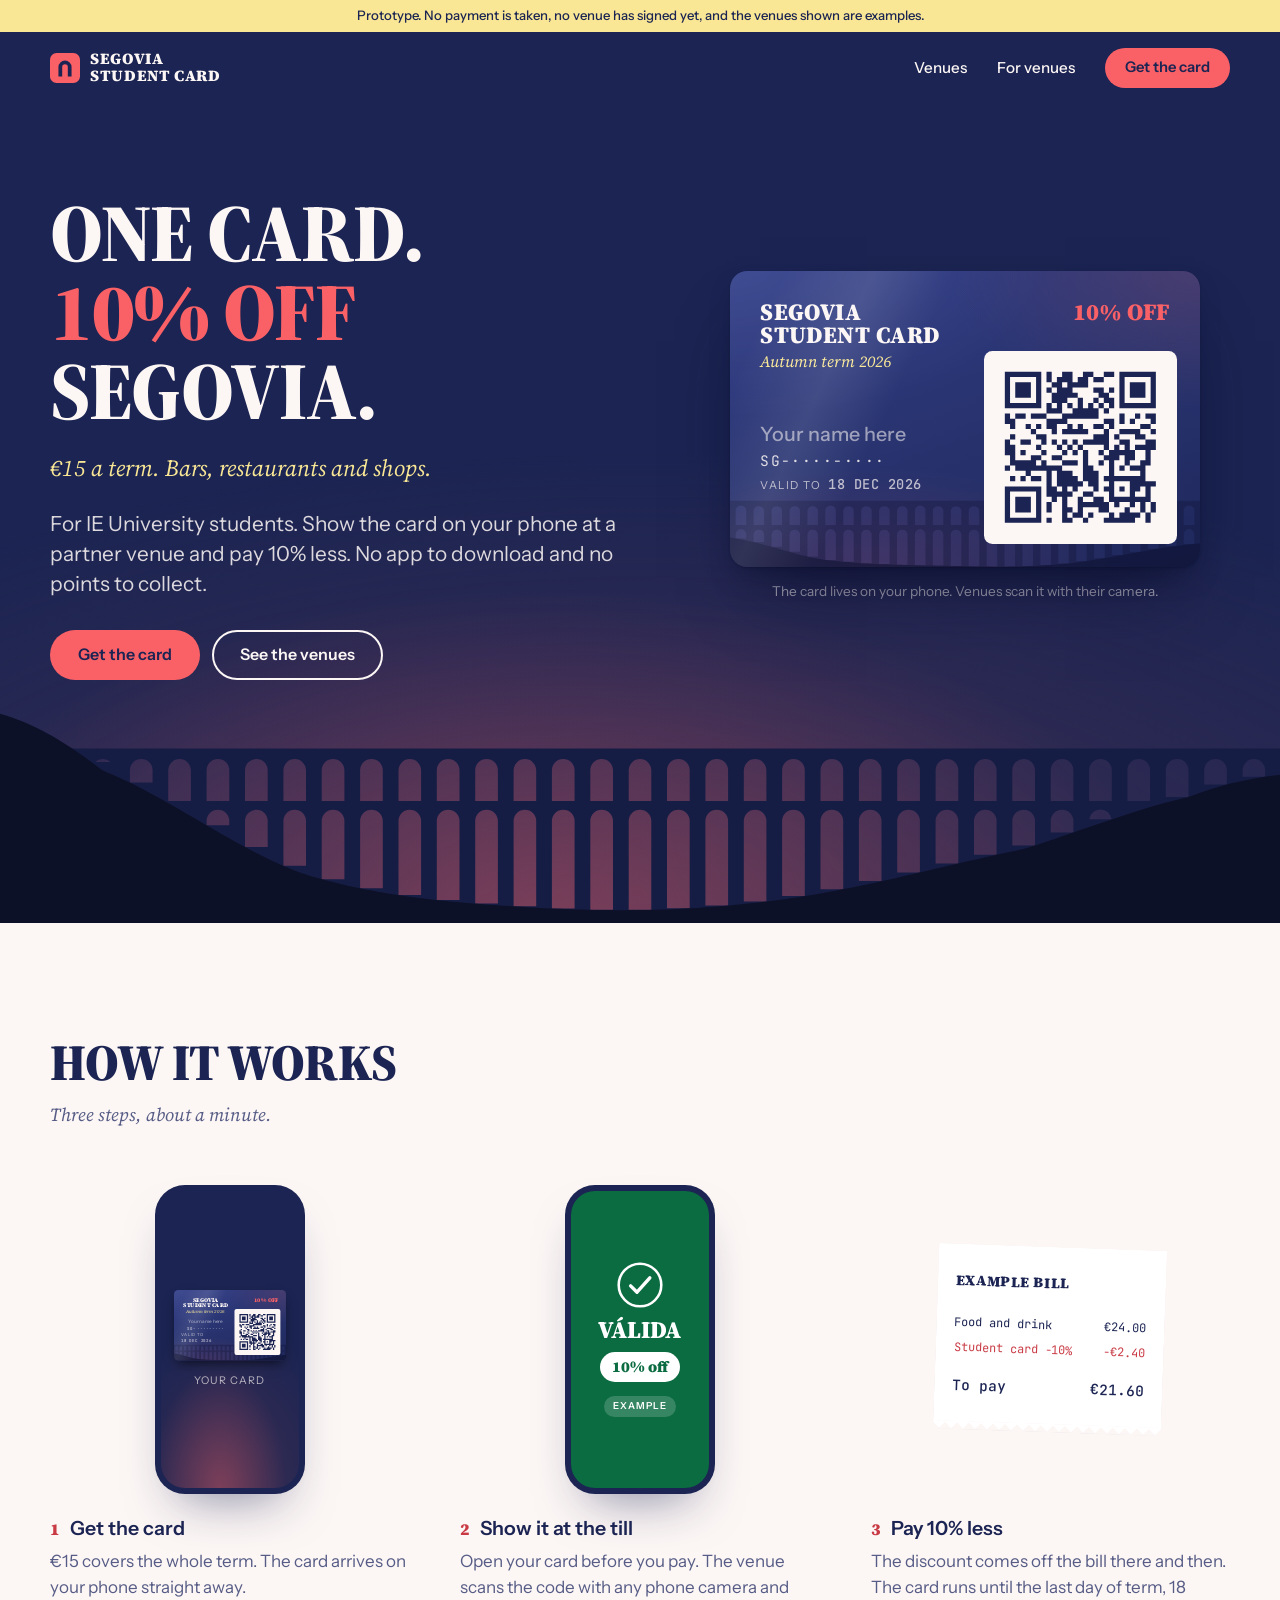
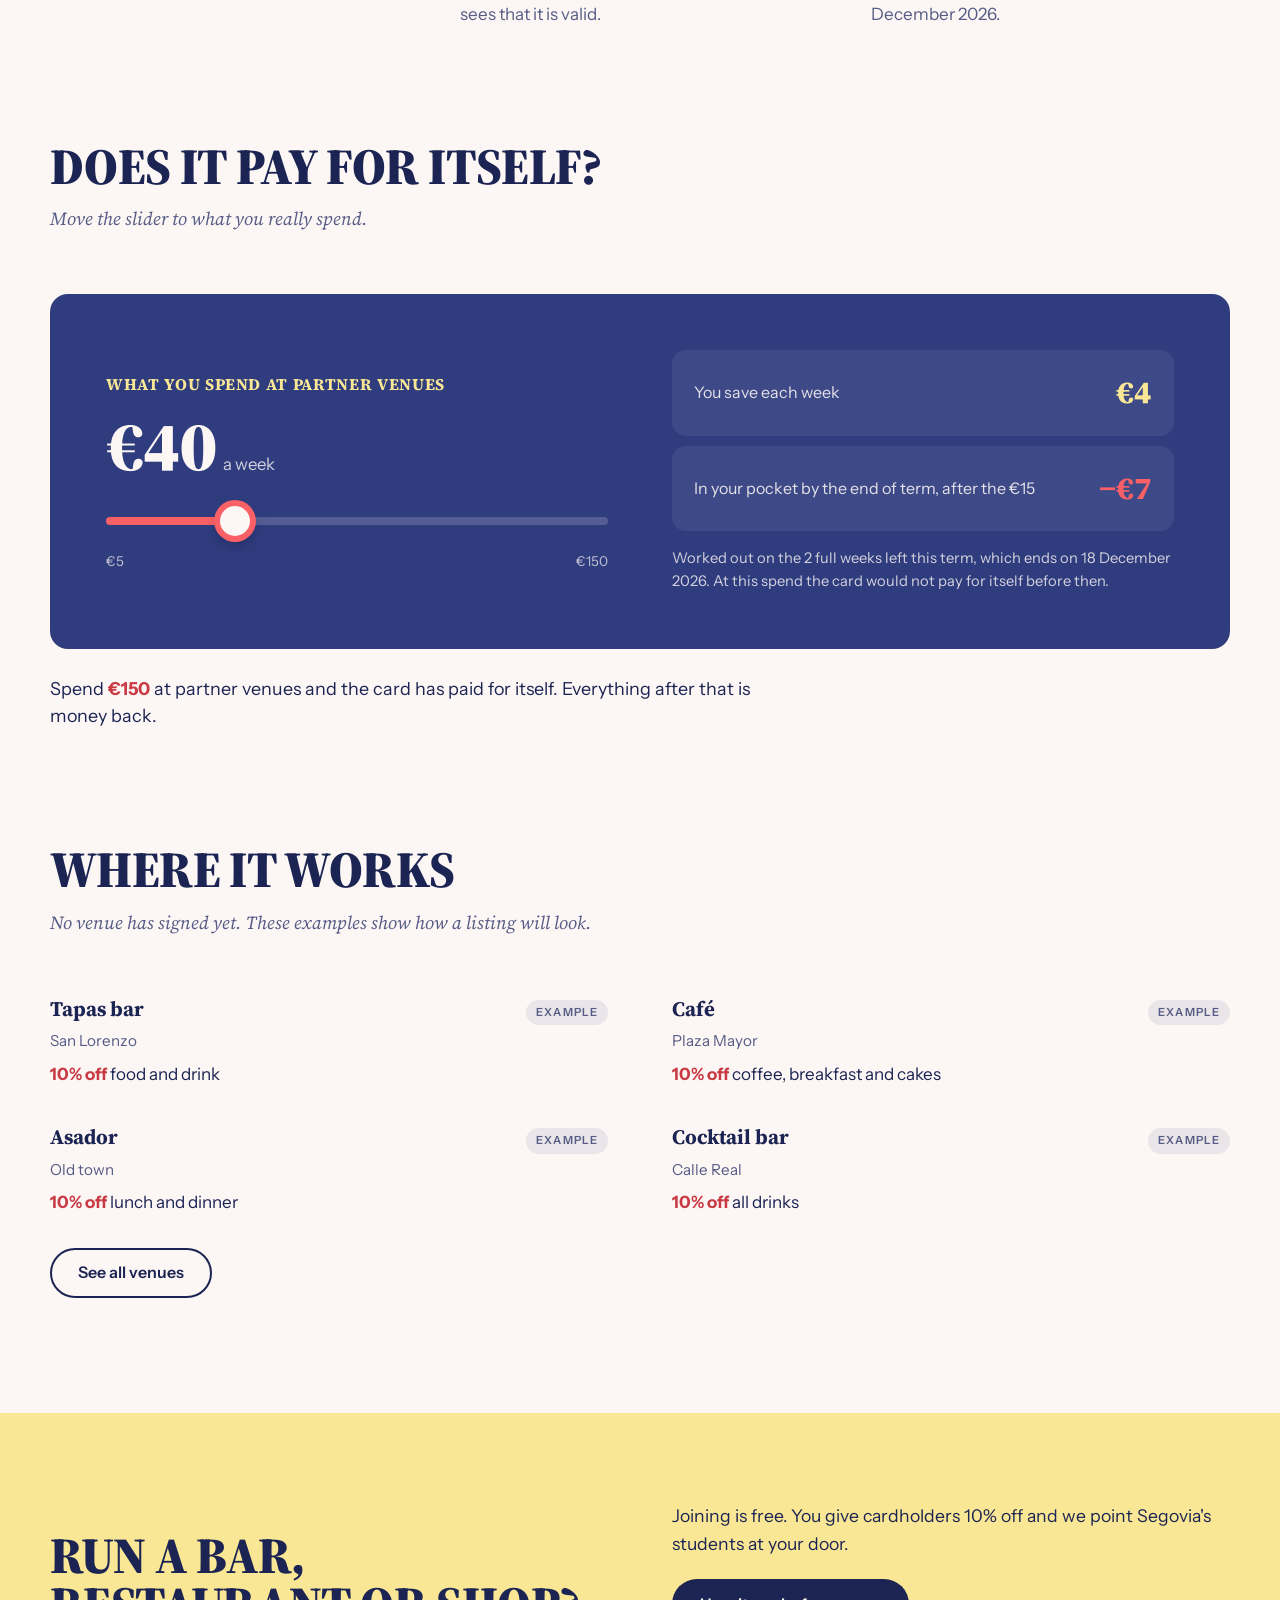
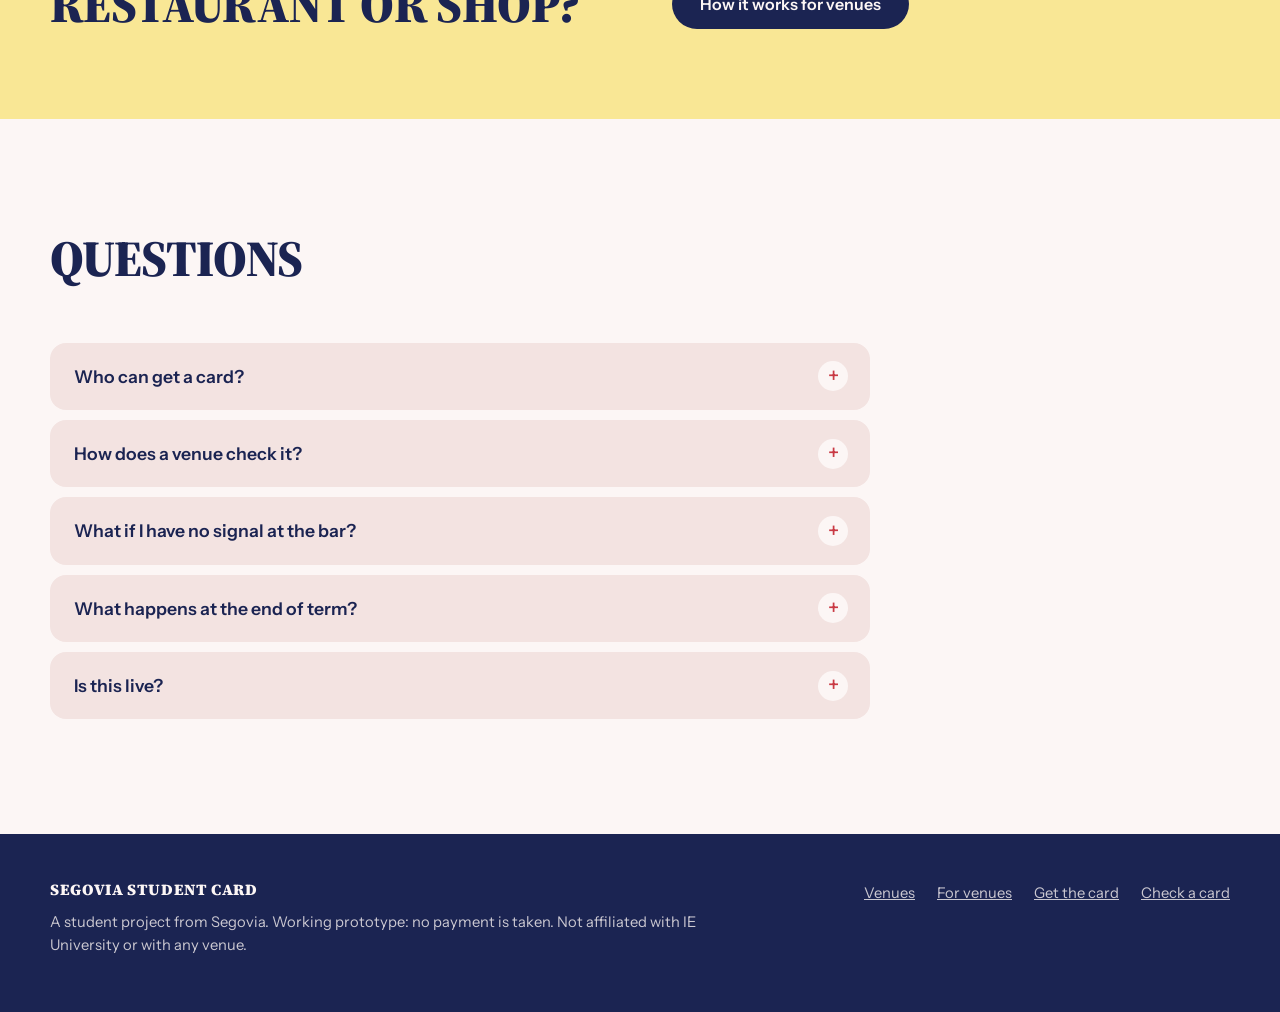
<file: index.html>
<!doctype html>
<html lang="en-GB">
<head>
  <meta charset="utf-8">
  <meta name="viewport" content="width=device-width, initial-scale=1">
  <title>Segovia Student Card: 10% off bars, restaurants and shops</title>
  <meta name="description" content="One card for IE University students in Segovia. €15 a term, 10% off at partner bars, restaurants and shops. A working prototype.">
  <meta name="theme-color" content="#1B2452">
  <meta property="og:title" content="Segovia Student Card">
  <meta property="og:description" content="For IE University students. €15 a term. 10% off at partner bars, restaurants and shops in Segovia. Working prototype.">
  <meta property="og:type" content="website">
  <link rel="icon" href="assets/icon.svg" type="image/svg+xml">
  <link rel="apple-touch-icon" href="assets/icon-180.png">
  <link rel="manifest" href="manifest.webmanifest">
  <link rel="preconnect" href="https://fonts.googleapis.com">
  <link rel="preconnect" href="https://fonts.gstatic.com" crossorigin>
  <link href="https://fonts.googleapis.com/css2?family=Instrument+Sans:wght@400;500;600;700&family=JetBrains+Mono:wght@500&family=Source+Serif+4:ital,opsz,wght@0,8..60,700;0,8..60,900;1,8..60,400&display=swap" rel="stylesheet" crossorigin>
  <link rel="stylesheet" href="assets/style.css?v=6">
</head>
<body>
  <div class="proto" data-proto>Prototype. No payment is taken.</div>
  <header class="site-head">
    <div class="wrap">
      <a class="brand" href="./" aria-label="Segovia Student Card, home">
        <svg viewBox="0 0 32 32" aria-hidden="true"><rect width="32" height="32" rx="7" fill="#F96167"/><path fill="#1B2452" d="M9 25V15a7 7 0 0 1 14 0v10h-4V15a3 3 0 0 0-6 0v10z"/></svg>
        <span>Segovia<br>Student Card</span>
      </a>
      <nav class="nav" aria-label="Main">
        <a class="nav-link" href="venues/">Venues</a>
        <a class="nav-link hide-s" href="for-venues/">For venues</a>
        <a class="btn btn-primary btn-small" data-cta href="join/">Get the card</a>
      </nav>
    </div>
  </header>

  <main>
    <section class="hero on-navy">
      <div class="wrap">
        <div>
          <h1 class="display">One card.<br><span class="accent"><span data-fill="discount">10%</span> off</span><br>Segovia.</h1>
          <p class="kicker"><span data-fill="price">€15</span> a term. Bars, restaurants and shops.</p>
          <p class="lede">For IE University students. Show the card on your phone at a partner venue and pay <span data-fill="discount">10%</span> less. No app to download and no points to collect.</p>
          <div class="btn-row">
            <a class="btn btn-primary" data-cta href="join/">Get the card</a>
            <a class="btn btn-ghost" href="venues/">See the venues</a>
          </div>
        </div>
        <div class="hero-card">
          <div id="hero-card"></div>
          <p class="card-caption">The card lives on your phone. Venues scan it with their camera.</p>
        </div>
      </div>
      <div class="aqueduct" data-aqueduct="hero"></div>
    </section>

    <section class="section on-cream" id="how">
      <div class="wrap">
        <div class="section-head">
          <h2 class="display">How it works</h2>
          <p class="kicker">Three steps, about a minute.</p>
        </div>
        <ol class="steps">
          <li>
            <div class="step-art" aria-hidden="true">
              <div class="handset"><div class="handset-screen"><div class="mini-card" id="step-card"></div><small>Your card</small></div></div>
            </div>
            <h3><span class="num" aria-hidden="true">1</span>Get the card</h3>
            <p><span data-fill="price">€15</span> covers the whole term. The card arrives on your phone straight away.</p>
          </li>
          <li>
            <div class="step-art" aria-hidden="true">
              <div class="handset"><div class="handset-screen handset-ok">
                <svg viewBox="0 0 108 108"><circle cx="54" cy="54" r="50" fill="none" stroke="#fff" stroke-width="6"/><path d="M32 56l15 15 30-34" fill="none" stroke="#fff" stroke-width="8" stroke-linecap="round" stroke-linejoin="round"/></svg>
                <b>Válida</b>
                <span><span data-fill="discount">10%</span> off</span>
                <em>Example</em>
              </div></div>
            </div>
            <h3><span class="num" aria-hidden="true">2</span>Show it at the till</h3>
            <p>Open your card before you pay. The venue scans the code with any phone camera and sees that it is valid.</p>
          </li>
          <li>
            <div class="step-art" aria-hidden="true">
              <div class="receipt">
                <div class="receipt-head">Example bill</div>
                <div><span>Food and drink</span><span id="r-bill">€24.00</span></div>
                <div class="off"><span>Student card −<span data-fill="discount">10%</span></span><span id="r-off">−€2.40</span></div>
                <div class="total"><span>To pay</span><span id="r-pay">€21.60</span></div>
              </div>
            </div>
            <h3><span class="num" aria-hidden="true">3</span>Pay <span data-fill="discount">10%</span> less</h3>
            <p>The discount comes off the bill there and then. The card runs until the last day of term, <span data-fill="termEnds">18 December 2026</span>.</p>
          </li>
        </ol>
      </div>
    </section>

    <section class="section on-cream" id="maths" style="padding-top:0">
      <div class="wrap">
        <div class="section-head">
          <h2 class="display">Does it pay for itself?</h2>
          <p class="kicker">Move the slider to what you really spend.</p>
        </div>
        <div class="calc">
          <div>
            <label class="calc-label" for="spend">What you spend at partner venues</label>
            <div class="calc-spend"><span id="spend-out">€40</span><small>a week</small></div>
            <input id="spend" type="range" min="5" max="150" step="5" value="40">
            <div class="calc-scale"><span>€5</span><span>€150</span></div>
          </div>
          <div>
            <dl class="calc-out">
              <div><dt>You save each week</dt><dd id="out-week"></dd></div>
              <div><dt>In your pocket by the end of term, after the <span data-fill="price">€15</span></dt><dd id="out-net"></dd></div>
            </dl>
            <p class="calc-note" id="calc-note"></p>
          </div>
        </div>
        <p class="calc-plain">Spend <b data-fill="breakEven">€150</b> at partner venues and the card has paid for itself. Everything after that is money back.</p>
      </div>
    </section>

    <section class="section on-cream" id="venues" style="padding-top:0">
      <div class="wrap">
        <div class="section-head">
          <h2 class="display">Where it works</h2>
          <p class="kicker" id="venues-kicker"></p>
        </div>
        <ul class="venue-list" id="venue-preview"></ul>
        <div class="more"><a class="btn btn-ghost" href="venues/">See all venues</a></div>
      </div>
    </section>

    <section class="section band">
      <div class="wrap">
        <h2 class="display">Run a bar, restaurant or shop?</h2>
        <div>
          <p>Joining is free. You give cardholders <span data-fill="discount">10%</span> off and we point Segovia's students at your door.</p>
          <div class="btn-row">
            <a class="btn btn-navy" href="for-venues/">How it works for venues</a>
          </div>
        </div>
      </div>
    </section>

    <section class="section on-cream" id="faq">
      <div class="wrap">
        <div class="section-head">
          <h2 class="display">Questions</h2>
        </div>
        <div class="faq">
          <details>
            <summary>Who can get a card?</summary>
            <p>IE University students in Segovia only. You need your IE student email, ending @student.ie.edu, to get one. A venue may ask to see your student ID next to the card, and the names have to match.</p>
          </details>
          <details>
            <summary>How does a venue check it?</summary>
            <p>Your card carries a QR code. The venue points any phone camera at it and a page opens showing whether the card is valid, the name on it and the date it runs out. They need no app and no account.</p>
          </details>
          <details>
            <summary>What if I have no signal at the bar?</summary>
            <p>Once you have opened your card on your phone, it is saved there and opens without a connection. The venue's phone needs a connection the first time it checks a card.</p>
          </details>
          <details>
            <summary>What happens at the end of term?</summary>
            <p>The card expires on the last day of term. You buy a new one for the next term.</p>
          </details>
          <details>
            <summary>Is this live?</summary>
            <p>Not yet. This is a working prototype built for a student pitch. You can issue yourself a card and scan it, but no money is taken, no venue has agreed a discount yet, and the prototype cannot yet confirm that an IE email address is really yours.</p>
          </details>
        </div>
      </div>
    </section>
  </main>

  <footer class="site-foot">
    <div class="wrap">
      <div>
        <a class="brand" href="./"><span>Segovia Student Card</span></a>
        <p>A student project from Segovia. Working prototype: no payment is taken. Not affiliated with IE University or with any venue.</p>
      </div>
      <nav aria-label="Footer">
        <a href="venues/">Venues</a>
        <a href="for-venues/">For venues</a>
        <a href="join/">Get the card</a>
        <a href="verify/">Check a card</a>
      </nav>
    </div>
  </footer>

  <script src="assets/config.js?v=6"></script>
  <script src="assets/core.js?v=6"></script>
  <script src="assets/app.js?v=6"></script>
  <script src="vendor/qrcode.js?v=6"></script>
  <script>
    (function () {
      var App = window.SSCApp, SSC = window.SSC, config = App.config;

      var mine = App.getCard();
      document.getElementById('hero-card').innerHTML = App.cardFace(mine ? mine.card : null);
      document.getElementById('step-card').innerHTML = App.cardFace(null, { still: true });
      App.enableTilt();

      // The example bill in step three, worked out with the same rounding a real bill gets.
      // A receipt always shows the cents, which formatEuros drops on whole amounts.
      var bill = 24, off = SSC.savingOn(bill, config.discount);
      var euros = function (n) { return new Intl.NumberFormat('en-GB', { style: 'currency', currency: 'EUR', minimumFractionDigits: 2 }).format(n); };
      document.getElementById('r-bill').textContent = euros(bill);
      document.getElementById('r-off').textContent = '−' + euros(off);
      document.getElementById('r-pay').textContent = euros(Math.round((bill - off) * 100) / 100);

      var weeks = SSC.weeksLeft(config.term.ends, new Date());
      var days = SSC.daysLeft(config.term.ends, new Date());
      var slider = document.getElementById('spend');
      function renderMaths() {
        var spend = Number(slider.value);
        slider.style.setProperty('--p', ((spend - slider.min) / (slider.max - slider.min) * 100) + '%');
        var m = SSC.termMaths(spend, weeks, config.price, config.discount);
        document.getElementById('spend-out').textContent = SSC.formatEuros(spend);
        document.getElementById('out-week').textContent = SSC.formatEuros(m.perWeek);
        slider.setAttribute('aria-valuetext', SSC.formatEuros(spend) + ' a week');
        var net = document.getElementById('out-net');
        net.textContent = (m.net < 0 ? '−' : '') + SSC.formatEuros(Math.abs(m.net));
        net.classList.toggle('is-neg', m.net < 0);
        document.getElementById('calc-note').textContent = weeks === 0
          ? (days === 0 ? 'This term has ended, so there are no weeks left to save in.'
            : 'There is less than a full week left this term, which ends on ' + SSC.formatDate(config.term.ends) + '.')
          : 'Worked out on the ' + (weeks === 1 ? 'one full week' : weeks + ' full weeks') + ' left this term, which ends on ' + SSC.formatDate(config.term.ends) + '.' +
            (m.paysBackInTime ? '' : ' At this spend the card would not pay for itself before then.');
      }
      slider.addEventListener('input', renderMaths);
      renderMaths();

      var real = App.realVenues();
      document.getElementById('venues-kicker').textContent = real.length
        ? (real.length === 1 ? 'One venue so far.' : real.length + ' venues so far.')
        : 'No venue has signed yet. These examples show how a listing will look.';
      document.getElementById('venue-preview').innerHTML = App.shownVenues().slice(0, 4).map(App.venueItem).join('');
    })();
  </script>
</body>
</html>
</file>
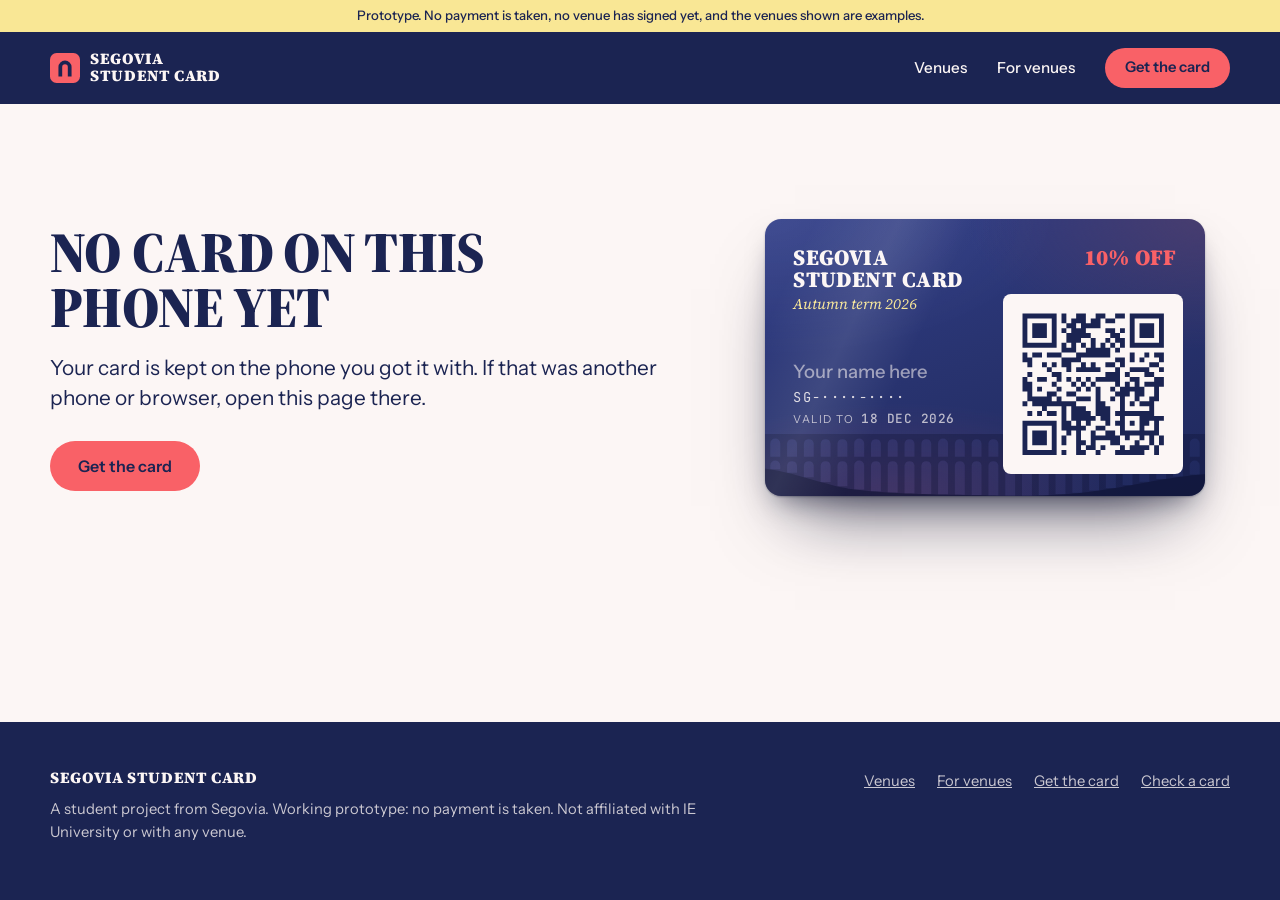
<file: card/index.html>
<!doctype html>
<html lang="en-GB">
<head>
  <meta charset="utf-8">
  <meta name="viewport" content="width=device-width, initial-scale=1">
  <title>My card · Segovia Student Card</title>
  <meta name="description" content="Your Segovia Student Card.">
  <meta name="robots" content="noindex">
  <meta name="theme-color" content="#1B2452">
  <link rel="icon" href="../assets/icon.svg" type="image/svg+xml">
  <link rel="apple-touch-icon" href="../assets/icon-180.png">
  <link rel="manifest" href="../manifest.webmanifest">
  <link rel="preconnect" href="https://fonts.googleapis.com">
  <link rel="preconnect" href="https://fonts.gstatic.com" crossorigin>
  <link href="https://fonts.googleapis.com/css2?family=Instrument+Sans:wght@400;500;600;700&family=JetBrains+Mono:wght@500&family=Source+Serif+4:ital,opsz,wght@0,8..60,700;0,8..60,900;1,8..60,400&display=swap" rel="stylesheet" crossorigin>
  <link rel="stylesheet" href="../assets/style.css?v=6">
</head>
<body>
  <div class="proto" data-proto>Prototype. No payment is taken.</div>
  <header class="site-head">
    <div class="wrap">
      <a class="brand" href="../" aria-label="Segovia Student Card, home">
        <svg viewBox="0 0 32 32" aria-hidden="true"><rect width="32" height="32" rx="7" fill="#F96167"/><path fill="#1B2452" d="M9 25V15a7 7 0 0 1 14 0v10h-4V15a3 3 0 0 0-6 0v10z"/></svg>
        <span>Segovia<br>Student Card</span>
      </a>
      <nav class="nav" aria-label="Main">
        <a class="nav-link" href="../venues/">Venues</a>
        <a class="nav-link hide-s" href="../for-venues/">For venues</a>
        <a class="btn btn-primary btn-small" data-cta href="../join/">Get the card</a>
      </nav>
    </div>
  </header>

  <main>
    <section class="section on-cream" id="no-card" hidden>
      <div class="wrap split">
        <div>
          <h1 class="display" style="font-size:clamp(2.2rem,5vw,3.6rem)">No card on this phone yet</h1>
          <p class="lede" style="margin:18px 0 28px;max-width:32em">Your card is kept on the phone you got it with. If that was another phone or browser, open this page there.</p>
          <a class="btn btn-primary" href="../join/">Get the card</a>
        </div>
        <div class="split-card" aria-hidden="true" id="no-card-face"></div>
      </div>
    </section>

    <div id="has-card" hidden>
      <section class="wallet on-navy">
        <div class="wrap">
          <div class="wallet-card">
            <h1 class="sr-only">My card</h1>
            <p class="kicker" id="ready" hidden>Your card is ready.</p>
            <div id="face"></div>
          </div>
          <div class="wallet-text">
            <h2 class="display">Show this at the till</h2>
            <p>The venue points any phone camera at the code on your card.</p>
            <p class="status-line" id="status"></p>
            <p class="status-line" id="renew" hidden><a class="btn btn-primary btn-small" href="../join/" id="renew-link">Get a card for <span data-fill="term"></span></a></p>
          </div>
        </div>
        <div class="aqueduct aqueduct-low" data-aqueduct="head"></div>
      </section>

      <section class="section on-cream">
        <div class="wrap saved">
          <div>
            <h2 class="display" id="saved-title">Saved so far</h2>
            <div class="saved-total" id="total"></div>
            <div class="meter" role="img" id="meter" aria-label=""><i id="meter-fill" style="width:0"></i></div>
            <p id="progress"></p>
          </div>
          <div>
            <form class="saved-form" id="bill-form" novalidate onsubmit="return false">
              <div class="field">
                <label for="bill">Add a bill, before the discount</label>
                <input id="bill" type="text" inputmode="decimal" autocomplete="off" placeholder="0.00" aria-describedby="bill-err">
              </div>
              <button class="btn btn-navy" type="submit">Add</button>
            </form>
            <p class="err" id="bill-err" role="alert" hidden>Enter the bill in euros, for example 24.50.</p>
            <p class="err" id="save-err" role="alert" hidden>This browser is blocking storage, so the bill could not be saved.</p>
            <ul class="log" id="log" aria-label="Bills you have added"></ul>
            <p style="margin-top:10px"><button class="linkish" type="button" id="undo" hidden>Remove the last bill</button></p>
            <p class="hint" style="font-size:.9rem;color:var(--muted);margin-top:14px">You add these yourself, so the total is only as good as what you enter. It stays on this phone.</p>

            <div class="danger-zone">
              <p>Tip: bookmark this page so your card is one tap away. Once opened, it loads without signal.</p>
              <p style="margin-top:12px"><button class="linkish" type="button" id="remove">Remove the card from this phone</button></p>
              <div class="confirm" id="confirm" hidden>
                <span>This deletes the card and your saved total. Sure?</span>
                <button class="btn btn-small btn-navy" type="button" id="remove-yes">Remove it</button>
                <button class="btn btn-small btn-ghost" type="button" id="remove-no">Keep it</button>
              </div>
            </div>
          </div>
        </div>
      </section>
    </div>
  </main>

  <footer class="site-foot">
    <div class="wrap">
      <div>
        <a class="brand" href="../"><span>Segovia Student Card</span></a>
        <p>A student project from Segovia. Working prototype: no payment is taken. Not affiliated with IE University or with any venue.</p>
      </div>
      <nav aria-label="Footer">
        <a href="../venues/">Venues</a>
        <a href="../for-venues/">For venues</a>
        <a href="../join/">Get the card</a>
        <a href="../verify/">Check a card</a>
      </nav>
    </div>
  </footer>

  <script src="../assets/config.js?v=6"></script>
  <script src="../assets/core.js?v=6"></script>
  <script src="../assets/app.js?v=6"></script>
  <script src="../vendor/qrcode.js?v=6"></script>
  <script>
    (function () {
      var App = window.SSCApp, SSC = window.SSC, config = App.config;
      var $ = function (id) { return document.getElementById(id); };

      var mine = App.getCard();
      if (!mine) {
        $('no-card').hidden = false;
        $('no-card-face').innerHTML = App.cardFace(null, { still: true });
        return;
      }
      $('has-card').hidden = false;

      var card = mine.card;
      // The card carries its own code: the link a venue checks it with.
      $('face').innerHTML = App.cardFace(card);
      App.enableTilt();

      if (/[?&]new=1\b/.test(location.search)) {
        $('ready').hidden = false;
        history.replaceState(null, '', location.pathname);
      }

      function renderStatus() {
        var expired = SSC.isExpired(card.validTo, new Date());
        $('status').textContent = expired
          ? 'This card expired on ' + SSC.formatDate(card.validTo) + '. Venues will see it as expired.'
          : 'Valid until the end of ' + SSC.formatDate(card.validTo) + '.';
        $('status').classList.toggle('is-expired', expired);
        // Renewal only shows when there is a term on sale to renew into.
        var outdated = mine.outdated && !expired;
        if (outdated) $('status').textContent += ' It is from another version of this prototype.';
        $('renew').hidden = !((expired || outdated) && App.termOpen());
        // A dead card saves nothing more: keep its total, stop the counting.
        $('saved-title').textContent = expired ? 'Saved with this card' : 'Saved so far';
        $('progress').hidden = expired;
        $('bill-form').hidden = expired;
      }

      renderStatus();
      setInterval(renderStatus, 60000);

      function renderSavings() {
        var log = App.getLog();
        var cents = log.reduce(function (sum, e) { return sum + Math.round(e.saved * 100); }, 0);
        var saved = cents / 100;
        $('total').textContent = SSC.formatEuros(saved);
        var pct = Math.min(100, Math.round((saved / config.price) * 100));
        $('meter-fill').style.width = pct + '%';
        $('meter').setAttribute('aria-label', pct + '% of the way to covering the price of the card');
        var gap = Math.round((config.price - saved) * 100) / 100;
        $('progress').textContent = gap > 0
          ? 'Save ' + SSC.formatEuros(gap) + ' more and the card has paid for itself.'
          : (gap === 0 ? 'The card has paid for itself.' : 'The card has paid for itself and you are ' + SSC.formatEuros(-gap) + ' ahead.');
        $('undo').hidden = log.length === 0 || SSC.isExpired(card.validTo, new Date());
        $('log').innerHTML = log.slice(0, 8).map(function (e) {
          var when = new Date(e.at);
          var day = isNaN(when) ? '' : new Intl.DateTimeFormat('en-GB', { day: 'numeric', month: 'short' }).format(when);
          return '<li><span>' + App.esc(day) + ' · bill of ' + App.esc(SSC.formatEuros(e.bill)) + '</span><span>saved ' + App.esc(SSC.formatEuros(e.saved)) + '</span></li>';
        }).join('');
      }
      renderSavings();

      $('undo').addEventListener('click', function () {
        App.removeLastSaving();
        renderSavings();
        $('bill').focus();
      });

      $('bill-form').addEventListener('submit', function (ev) {
        ev.preventDefault();
        // A text field, read strictly: in Spain the decimal mark is a comma, and a number field
        // in an English browser silently turns 24,50 into 2450.
        var raw = $('bill').value.trim();
        var shaped = /^\d{1,5}([.,]\d{1,2})?$/.test(raw);
        var bill = shaped ? Number(raw.replace(',', '.')) : NaN;
        var bad = !shaped || bill < 0.01 || bill > 10000;
        $('bill-err').hidden = !bad;
        $('bill').setAttribute('aria-invalid', bad ? 'true' : 'false');
        if (bad) { $('bill').focus(); return; }
        var stored = App.addSaving(bill);
        $('save-err').hidden = stored;
        if (stored) $('bill').value = '';
        renderSavings();
      });

      $('remove').addEventListener('click', function () { $('confirm').hidden = false; $('remove-no').focus(); });
      $('remove-no').addEventListener('click', function () { $('confirm').hidden = true; $('remove').focus(); });
      $('remove-yes').addEventListener('click', function () {
        App.removeCard();
        window.location.href = App.siteRoot.href;
      });
    })();
  </script>
</body>
</html>
</file>
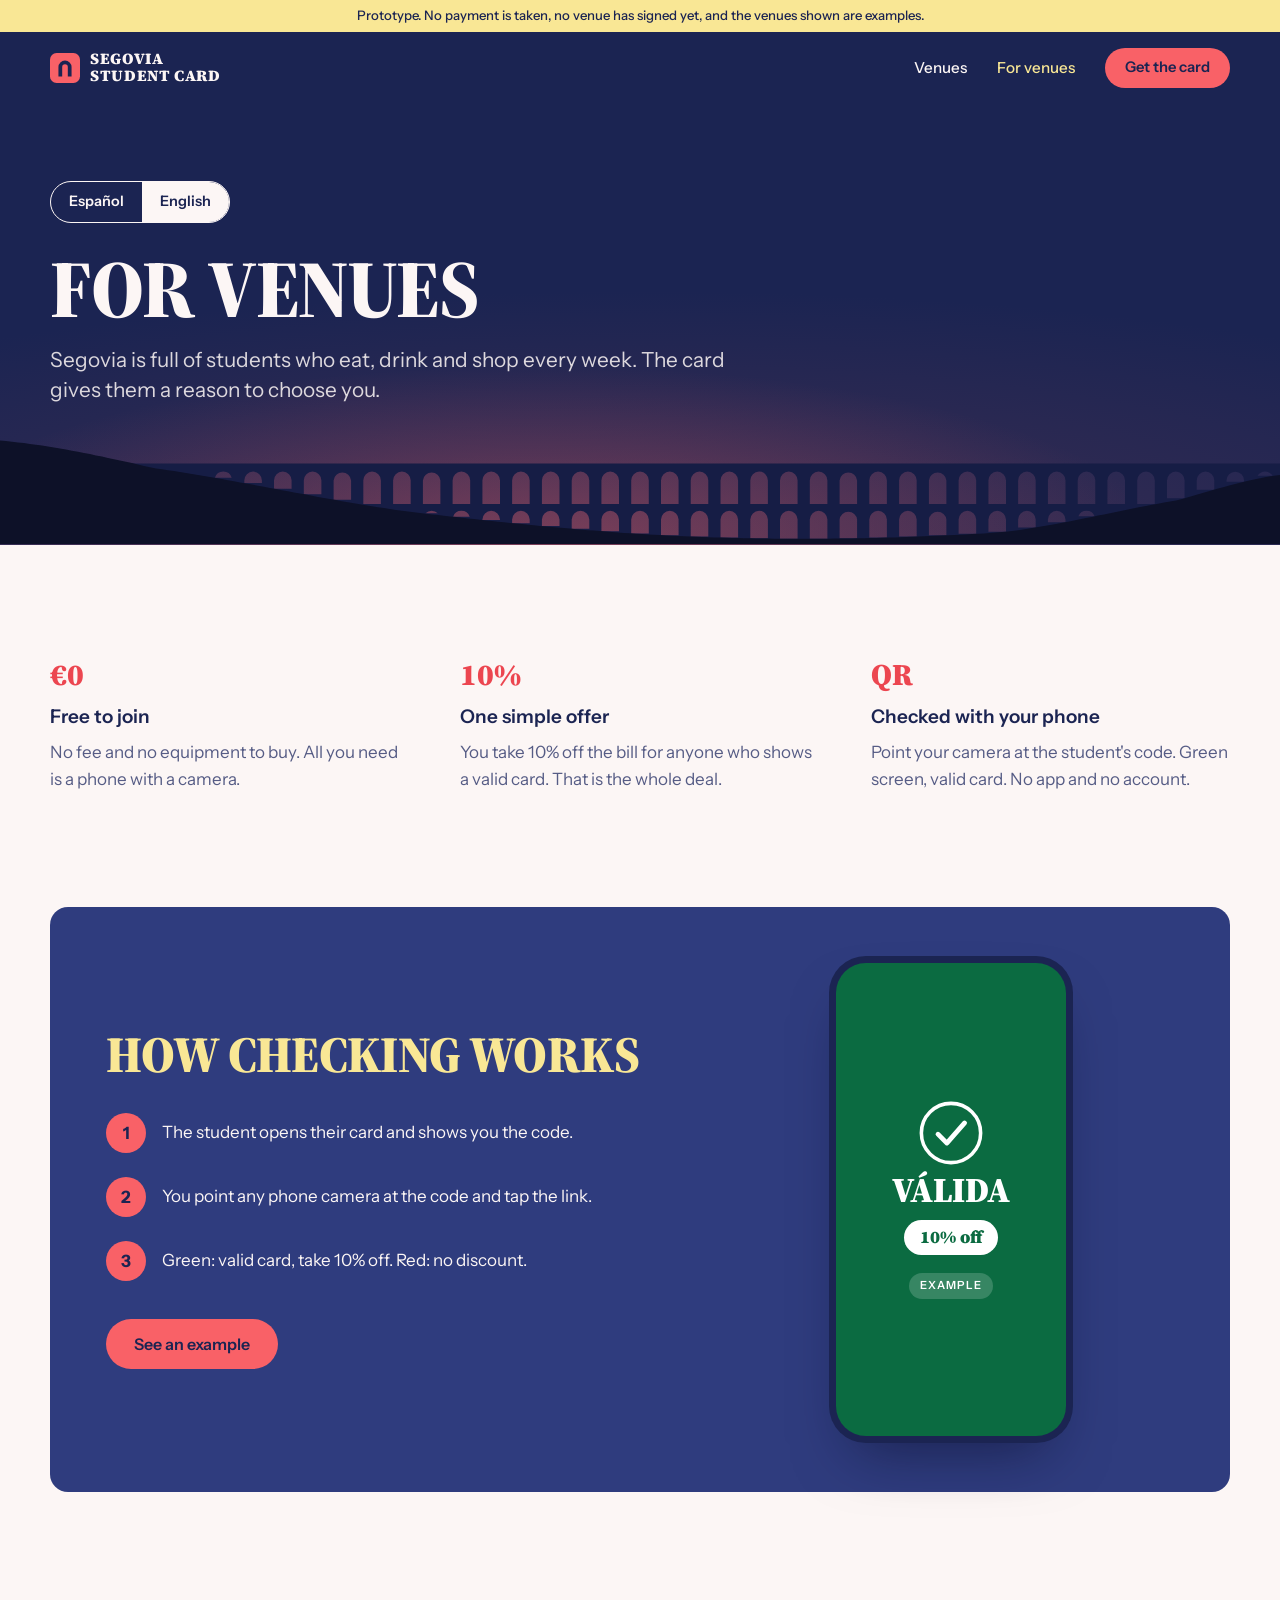
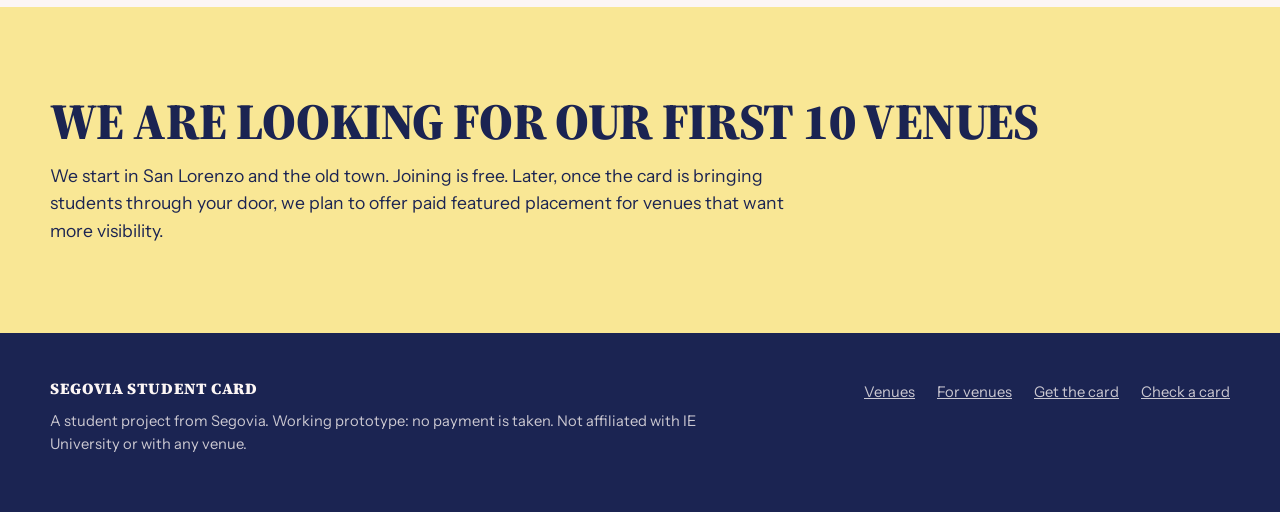
<file: for-venues/index.html>
<!doctype html>
<html lang="en-GB" data-lang="en">
<head>
  <meta charset="utf-8">
  <meta name="viewport" content="width=device-width, initial-scale=1">
  <title>For venues · Segovia Student Card</title>
  <meta name="description" content="Free to join. Give cardholders 10% off and check cards with any phone camera.">
  <meta name="theme-color" content="#1B2452">
  <link rel="icon" href="../assets/icon.svg" type="image/svg+xml">
  <link rel="apple-touch-icon" href="../assets/icon-180.png">
  <link rel="manifest" href="../manifest.webmanifest">
  <link rel="preconnect" href="https://fonts.googleapis.com">
  <link rel="preconnect" href="https://fonts.gstatic.com" crossorigin>
  <link href="https://fonts.googleapis.com/css2?family=Instrument+Sans:wght@400;500;600;700&family=JetBrains+Mono:wght@500&family=Source+Serif+4:ital,opsz,wght@0,8..60,700;0,8..60,900;1,8..60,400&display=swap" rel="stylesheet" crossorigin>
  <link rel="stylesheet" href="../assets/style.css?v=6">
</head>
<body>
  <div class="proto" lang="es" data-proto-es>Prototipo. No se cobra nada.</div>
  <div class="proto" lang="en" data-proto>Prototype. No payment is taken.</div>
  <header class="site-head">
    <div class="wrap">
      <a class="brand" href="../" aria-label="Segovia Student Card, home">
        <svg viewBox="0 0 32 32" aria-hidden="true"><rect width="32" height="32" rx="7" fill="#F96167"/><path fill="#1B2452" d="M9 25V15a7 7 0 0 1 14 0v10h-4V15a3 3 0 0 0-6 0v10z"/></svg>
        <span>Segovia<br>Student Card</span>
      </a>
      <nav class="nav" aria-label="Main">
        <a class="nav-link" href="../venues/">Venues</a>
        <a class="nav-link hide-s" href="../for-venues/" aria-current="page">For venues</a>
        <a class="btn btn-primary btn-small" data-cta href="../join/">Get the card</a>
      </nav>
    </div>
  </header>

  <main>
    <section class="page-head on-navy">
      <div class="wrap">
        <div class="lang" role="group" aria-label="Idioma / Language">
          <button type="button" data-set-lang="es" aria-pressed="false">Español</button>
          <button type="button" data-set-lang="en" aria-pressed="false">English</button>
        </div>
        <div lang="es">
          <h1 class="display">Para locales</h1>
          <p class="lede">Segovia está llena de estudiantes que comen, beben y compran cada semana. La tarjeta les da un motivo para elegirte a ti.</p>
        </div>
        <div lang="en">
          <h1 class="display">For venues</h1>
          <p class="lede">Segovia is full of students who eat, drink and shop every week. The card gives them a reason to choose you.</p>
        </div>
      </div>
      <div class="aqueduct aqueduct-low" data-aqueduct="head"></div>
    </section>

    <section class="section on-cream">
      <div class="wrap">
        <div class="deal" lang="es">
          <div><div class="big">0 €</div><h2>Unirse es gratis</h2><p>Sin cuota y sin aparatos que comprar. Solo necesitas un móvil con cámara.</p></div>
          <div><div class="big" data-fill="discount">10%</div><h2>Una sola oferta</h2><p>Descuentas un <span data-fill="discount">10%</span> de la cuenta a quien enseñe una tarjeta válida. Ese es todo el acuerdo.</p></div>
          <div><div class="big">QR</div><h2>Se comprueba con tu móvil</h2><p>Apuntas la cámara al código del estudiante. Pantalla verde, tarjeta válida. Sin app y sin registrarte.</p></div>
        </div>
        <div class="deal" lang="en">
          <div><div class="big">€0</div><h2>Free to join</h2><p>No fee and no equipment to buy. All you need is a phone with a camera.</p></div>
          <div><div class="big" data-fill="discount">10%</div><h2>One simple offer</h2><p>You take <span data-fill="discount">10%</span> off the bill for anyone who shows a valid card. That is the whole deal.</p></div>
          <div><div class="big">QR</div><h2>Checked with your phone</h2><p>Point your camera at the student's code. Green screen, valid card. No app and no account.</p></div>
        </div>
      </div>
    </section>

    <section class="section on-cream" style="padding-top:0">
      <div class="wrap">
        <div class="navy-panel">
          <div>
            <div lang="es">
              <h2 class="display">Cómo se comprueba</h2>
              <ol>
                <li><span>El estudiante abre su tarjeta y te enseña el código.</span></li>
                <li><span>Apuntas al código con la cámara de cualquier móvil y pulsas el enlace.</span></li>
                <li><span>Verde: tarjeta válida, descuentas el <span data-fill="discount">10%</span>. Rojo: sin descuento.</span></li>
              </ol>
              <div class="btn-row"><a class="btn btn-primary" data-sample href="../verify/">Ver un ejemplo</a></div>
            </div>
            <div lang="en">
              <h2 class="display">How checking works</h2>
              <ol>
                <li><span>The student opens their card and shows you the code.</span></li>
                <li><span>You point any phone camera at the code and tap the link.</span></li>
                <li><span>Green: valid card, take <span data-fill="discount">10%</span> off. Red: no discount.</span></li>
              </ol>
              <div class="btn-row"><a class="btn btn-primary" data-sample href="../verify/">See an example</a></div>
            </div>
          </div>
          <div class="phone" aria-hidden="true">
            <svg viewBox="0 0 108 108"><circle cx="54" cy="54" r="50" fill="none" stroke="#fff" stroke-width="6"/><path d="M32 56l15 15 30-34" fill="none" stroke="#fff" stroke-width="8" stroke-linecap="round" stroke-linejoin="round"/></svg>
            <b>Válida</b>
            <span lang="es"><span data-fill="discount">10%</span> de descuento</span>
            <span lang="en"><span data-fill="discount">10%</span> off</span>
            <em lang="es">Ejemplo</em>
            <em lang="en">Example</em>
          </div>
        </div>
      </div>
    </section>

    <section class="section band band-single">
      <div class="wrap">
        <div lang="es">
          <h2 class="display">Buscamos los primeros <span data-fill="launchVenues">10</span> locales</h2>
          <p>Empezamos en San Lorenzo y el casco antiguo. Unirse es gratis. Más adelante, cuando la tarjeta ya esté trayendo estudiantes a tu puerta, pensamos ofrecer un espacio destacado de pago para quien quiera más visibilidad.</p>
        </div>
        <div lang="en">
          <h2 class="display">We are looking for our first <span data-fill="launchVenues">10</span> venues</h2>
          <p>We start in San Lorenzo and the old town. Joining is free. Later, once the card is bringing students through your door, we plan to offer paid featured placement for venues that want more visibility.</p>
        </div>
        <div class="btn-row">
          <a class="btn btn-navy" data-venue-contact hidden href="#" rel="noopener"><span lang="es">Escríbenos por WhatsApp</span><span lang="en">Message us on WhatsApp</span></a>
        </div>
      </div>
    </section>
  </main>

  <footer class="site-foot">
    <div class="wrap">
      <div>
        <a class="brand" href="../"><span>Segovia Student Card</span></a>
        <p>A student project from Segovia. Working prototype: no payment is taken. Not affiliated with IE University or with any venue.</p>
      </div>
      <nav aria-label="Footer">
        <a href="../venues/">Venues</a>
        <a href="../for-venues/">For venues</a>
        <a href="../join/">Get the card</a>
        <a href="../verify/">Check a card</a>
      </nav>
    </div>
  </footer>

  <script src="../assets/config.js?v=6"></script>
  <script src="../assets/core.js?v=6"></script>
  <script src="../assets/app.js?v=6"></script>
  <script>
    (function () {
      var App = window.SSCApp, SSC = window.SSC, config = App.config;
      var LANG_KEY = 'ssc.lang';

      function remembered() { try { return window.localStorage.getItem(LANG_KEY); } catch (e) { return null; } }
      function remember(lang) { try { window.localStorage.setItem(LANG_KEY, lang); } catch (e) { /* a preference, nothing more */ } }

      function setLang(lang) {
        document.documentElement.setAttribute('data-lang', lang);
        Array.prototype.forEach.call(document.querySelectorAll('[data-set-lang]'), function (b) {
          b.setAttribute('aria-pressed', String(b.getAttribute('data-set-lang') === lang));
        });
        document.title = (lang === 'es' ? 'Para locales' : 'For venues') + ' · Segovia Student Card';
      }

      var saved = remembered();
      var start = saved === 'es' || saved === 'en' ? saved : (/^es\b/i.test(navigator.language || '') ? 'es' : 'en');
      setLang(start);

      document.querySelector('.lang').addEventListener('click', function (ev) {
        var b = ev.target.closest('[data-set-lang]');
        if (!b) return;
        setLang(b.getAttribute('data-set-lang'));
        remember(b.getAttribute('data-set-lang'));
      });

      // A sample that goes through the real checker. The name says what it is.
      var sample = { id: 'SG-SAMP-CARD', name: 'Example Student', termName: config.term.name, validTo: config.term.ends };
      var termOver = SSC.isExpired(config.term.ends, new Date());
      Array.prototype.forEach.call(document.querySelectorAll('[data-sample]'), function (a) {
        // Out of term the sample would come up red, so the button goes rather than lie.
        if (termOver) a.hidden = true; else a.setAttribute('href', App.verifyUrl(sample));
      });
    })();
  </script>
</body>
</html>
</file>
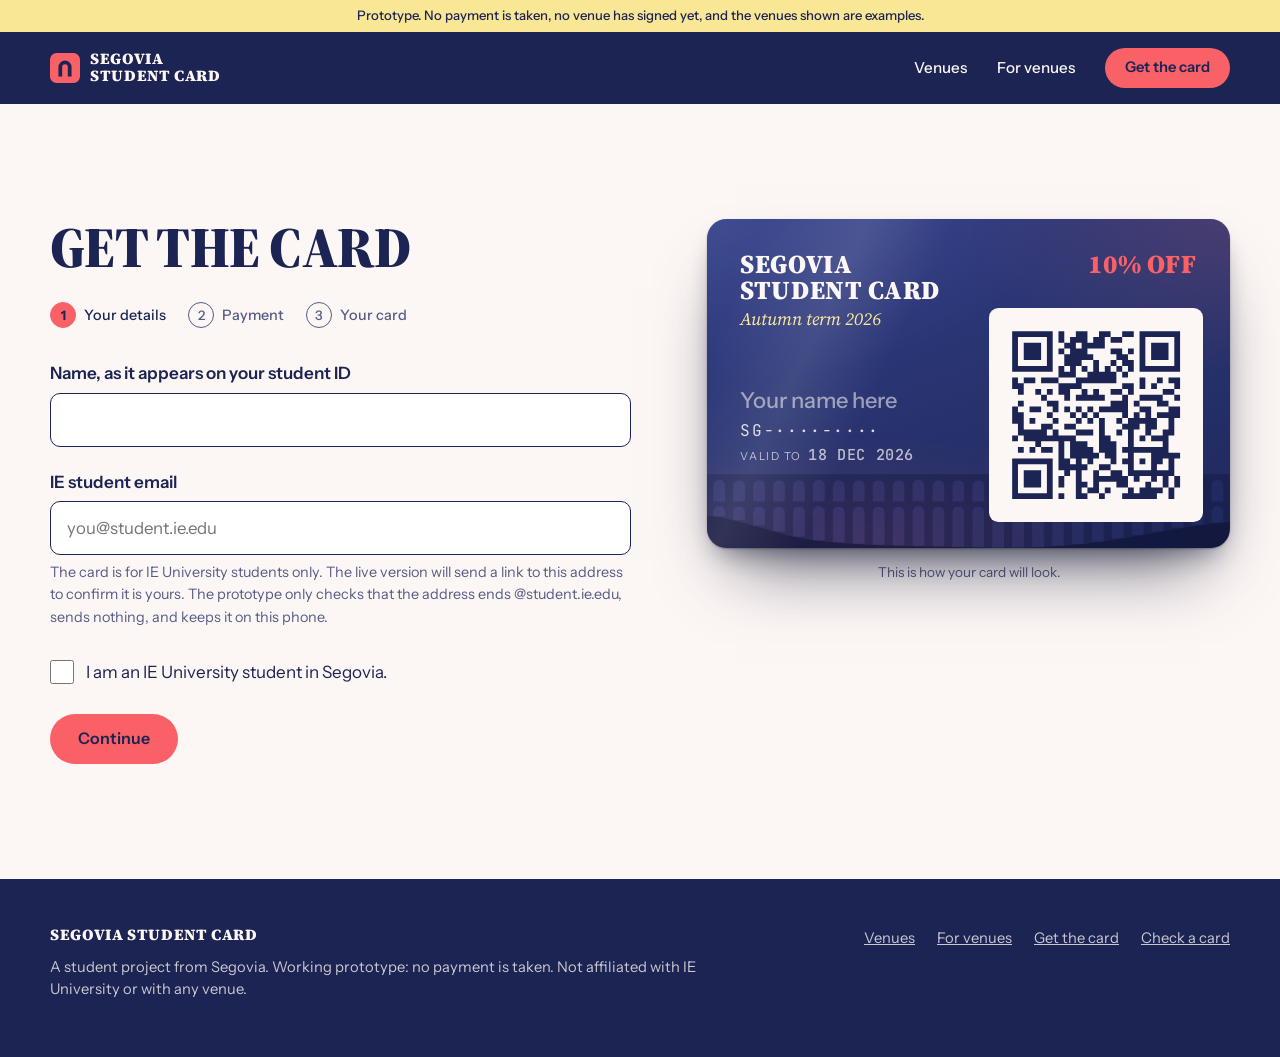
<file: join/index.html>
<!doctype html>
<html lang="en-GB">
<head>
  <meta charset="utf-8">
  <meta name="viewport" content="width=device-width, initial-scale=1">
  <title>Get the card · Segovia Student Card</title>
  <meta name="description" content="Get your Segovia Student Card. Working prototype: no payment is taken.">
  <meta name="theme-color" content="#1B2452">
  <link rel="icon" href="../assets/icon.svg" type="image/svg+xml">
  <link rel="apple-touch-icon" href="../assets/icon-180.png">
  <link rel="manifest" href="../manifest.webmanifest">
  <link rel="preconnect" href="https://fonts.googleapis.com">
  <link rel="preconnect" href="https://fonts.gstatic.com" crossorigin>
  <link href="https://fonts.googleapis.com/css2?family=Instrument+Sans:wght@400;500;600;700&family=JetBrains+Mono:wght@500&family=Source+Serif+4:ital,opsz,wght@0,8..60,700;0,8..60,900;1,8..60,400&display=swap" rel="stylesheet" crossorigin>
  <link rel="stylesheet" href="../assets/style.css?v=6">
</head>
<body>
  <div class="proto" data-proto>Prototype. No payment is taken.</div>
  <header class="site-head">
    <div class="wrap">
      <a class="brand" href="../" aria-label="Segovia Student Card, home">
        <svg viewBox="0 0 32 32" aria-hidden="true"><rect width="32" height="32" rx="7" fill="#F96167"/><path fill="#1B2452" d="M9 25V15a7 7 0 0 1 14 0v10h-4V15a3 3 0 0 0-6 0v10z"/></svg>
        <span>Segovia<br>Student Card</span>
      </a>
      <nav class="nav" aria-label="Main">
        <a class="nav-link" href="../venues/">Venues</a>
        <a class="nav-link hide-s" href="../for-venues/">For venues</a>
        <a class="btn btn-primary btn-small" data-cta href="../join/">Get the card</a>
      </nav>
    </div>
  </header>

  <main>
    <section class="section on-cream">
      <div class="wrap">
        <div id="have-card" hidden>
          <h1 class="display" style="font-size:clamp(2.2rem,5vw,3.6rem)">You already have a card</h1>
          <p class="lede" style="margin:18px 0 28px">This phone holds a card for <b id="have-name"></b>.</p>
          <a class="btn btn-primary" href="../card/">Open my card</a>
        </div>

        <div id="closed" hidden>
          <h1 class="display" style="font-size:clamp(2.2rem,5vw,3.6rem)">This term has ended</h1>
          <p class="lede" style="margin:18px 0 0;max-width:32em">Cards for <span data-fill="term"></span> ran until <span data-fill="termEnds"></span>. Cards for the next term are not on sale yet.</p>
        </div>

        <div class="join" id="join">
          <div>
            <h1 class="display" id="join-title" style="font-size:clamp(2.2rem,5vw,3.6rem);margin-bottom:28px">Get the card</h1>
            <p class="notice" id="renew-note" hidden style="margin-bottom:28px">Your new card has a new number, and your saved total starts again from zero.</p>
            <ol class="stepper" id="stepper">
              <li aria-current="step"><i>1</i>Your details</li>
              <li><i>2</i>Payment</li>
              <li><i>3</i>Your card</li>
            </ol>

            <form id="step-1" novalidate onsubmit="return false">
              <div class="field">
                <label for="name">Name, as it appears on your student ID</label>
                <input id="name" type="text" autocomplete="name" maxlength="40" required aria-describedby="name-err">
                <p class="err" id="name-err" role="alert" hidden>Enter your first name and surname.</p>
              </div>
              <div class="field">
                <label for="email">IE student email</label>
                <input id="email" type="email" autocomplete="email" inputmode="email" placeholder="you@student.ie.edu" required aria-describedby="email-hint email-err">
                <p class="err" id="email-err" role="alert" hidden>The card is for IE students only. Use your IE email, ending @student.ie.edu.</p>
                <p class="hint" id="email-hint">The card is for IE University students only. The live version will send a link to this address to confirm it is yours. The prototype only checks that the address ends @student.ie.edu, sends nothing, and keeps it on this phone.</p>
              </div>
              <label class="check">
                <input id="student" type="checkbox" required aria-describedby="student-err">
                <span>I am an IE University student in Segovia.</span>
              </label>
              <p class="err" id="student-err" role="alert" hidden style="margin:-14px 0 22px">The card is for IE University students only.</p>
              <button class="btn btn-primary" type="submit">Continue</button>
            </form>

            <div id="step-2" hidden>
              <h2 class="step-title" tabindex="-1" id="step-2-title">Payment</h2>
              <div class="order">
                <span>Segovia Student Card<small data-fill="term"></small></span>
                <b data-fill="price"></b>
              </div>
              <p class="notice">Payment is switched off in this prototype. Nothing is charged and you will not be asked for card details. In the live version this is where you pay <span data-fill="price"></span>.</p>
              <p class="err" id="issue-err" role="alert" hidden style="margin-bottom:18px">This browser is blocking storage, so the card cannot be saved. Leave private browsing and try again.</p>
              <div class="btn-row">
                <button class="btn btn-primary" type="button" id="issue">Issue my card</button>
                <button class="btn btn-ghost" type="button" id="back">Back</button>
              </div>
            </div>
          </div>

          <aside class="join-side" aria-label="Card preview">
            <div id="preview"></div>
            <p class="card-caption">This is how your card will look.</p>
          </aside>
        </div>
      </div>
    </section>
  </main>

  <footer class="site-foot">
    <div class="wrap">
      <div>
        <a class="brand" href="../"><span>Segovia Student Card</span></a>
        <p>A student project from Segovia. Working prototype: no payment is taken. Not affiliated with IE University or with any venue.</p>
      </div>
      <nav aria-label="Footer">
        <a href="../venues/">Venues</a>
        <a href="../for-venues/">For venues</a>
        <a href="../join/">Get the card</a>
        <a href="../verify/">Check a card</a>
      </nav>
    </div>
  </footer>

  <script src="../assets/config.js?v=6"></script>
  <script src="../assets/core.js?v=6"></script>
  <script src="../assets/app.js?v=6"></script>
  <script src="../vendor/qrcode.js?v=6"></script>
  <script>
    (function () {
      var App = window.SSCApp, SSC = window.SSC;
      var $ = function (id) { return document.getElementById(id); };

      if (!App.termOpen()) {
        $('join').hidden = true;
        $('closed').hidden = false;
        return;
      }

      // An expired card does not block a new one: that is how a student renews for the next term.
      var mine = App.getCard();
      if (mine && !mine.expired && !mine.outdated) {
        $('join').hidden = true;
        $('have-card').hidden = false;
        $('have-name').textContent = mine.card.name;
        return;
      }

      if (mine) {
        // Renewing, or replacing a card from another version: same person, so no retyping.
        $('join-title').textContent = 'Renew your card';
        $('renew-note').hidden = false;
        $('name').value = mine.card.name;
        $('email').value = mine.email;
      }

      $('preview').innerHTML = App.cardFace(null);
      App.enableTilt();
      var previewName = document.querySelector('[data-card-name]');

      function showName() {
        var n = SSC.cleanName($('name').value);
        previewName.textContent = n || 'Your name here';
        previewName.className = App.cardNameClass(n);
      }
      $('name').addEventListener('input', showName);
      showName();

      function setError(input, errId, bad) {
        $(errId).hidden = !bad;
        if (input) input.setAttribute('aria-invalid', bad ? 'true' : 'false');
        return bad;
      }

      // Two words, each with a letter in it: a first name and a surname.
      function nameOk(n) {
        var words = n.split(' ').filter(function (w) { return /\p{L}/u.test(w); });
        return words.length >= 2;
      }

      function showStep(n) {
        $('step-1').hidden = n !== 1;
        $('step-2').hidden = n !== 2;
        Array.prototype.forEach.call($('stepper').children, function (li, i) {
          li.classList.toggle('is-done', i + 1 < n);
          if (i + 1 === n) li.setAttribute('aria-current', 'step'); else li.removeAttribute('aria-current');
        });
        if (n === 2) $('step-2-title').focus();
      }

      $('step-1').addEventListener('submit', function (ev) {
        ev.preventDefault();
        var badName = setError($('name'), 'name-err', !nameOk(SSC.cleanName($('name').value)));
        var badEmail = setError($('email'), 'email-err', !SSC.emailAllowed($('email').value, App.config.emailDomains));
        var badStudent = setError($('student'), 'student-err', !$('student').checked);
        if (badName) $('name').focus();
        else if (badEmail) $('email').focus();
        else if (badStudent) $('student').focus();
        else showStep(2);
      });

      $('back').addEventListener('click', function () { showStep(1); $('name').focus(); });

      $('issue').addEventListener('click', function () {
        // The term can end while this step is open. Say that, not "storage is blocked".
        if (!App.termOpen()) { $('join').hidden = true; $('closed').hidden = false; return; }
        // Checked again here so a refusal is never blamed on storage.
        if (!SSC.emailAllowed($('email').value, App.config.emailDomains)) {
          showStep(1); setError($('email'), 'email-err', true); $('email').focus(); return;
        }
        var card = App.issueCard($('name').value, $('email').value);
        if (!card) { $('issue-err').hidden = false; return; }
        window.location.href = new URL('card/?new=1', App.siteRoot).href;
      });
    })();
  </script>
</body>
</html>
</file>
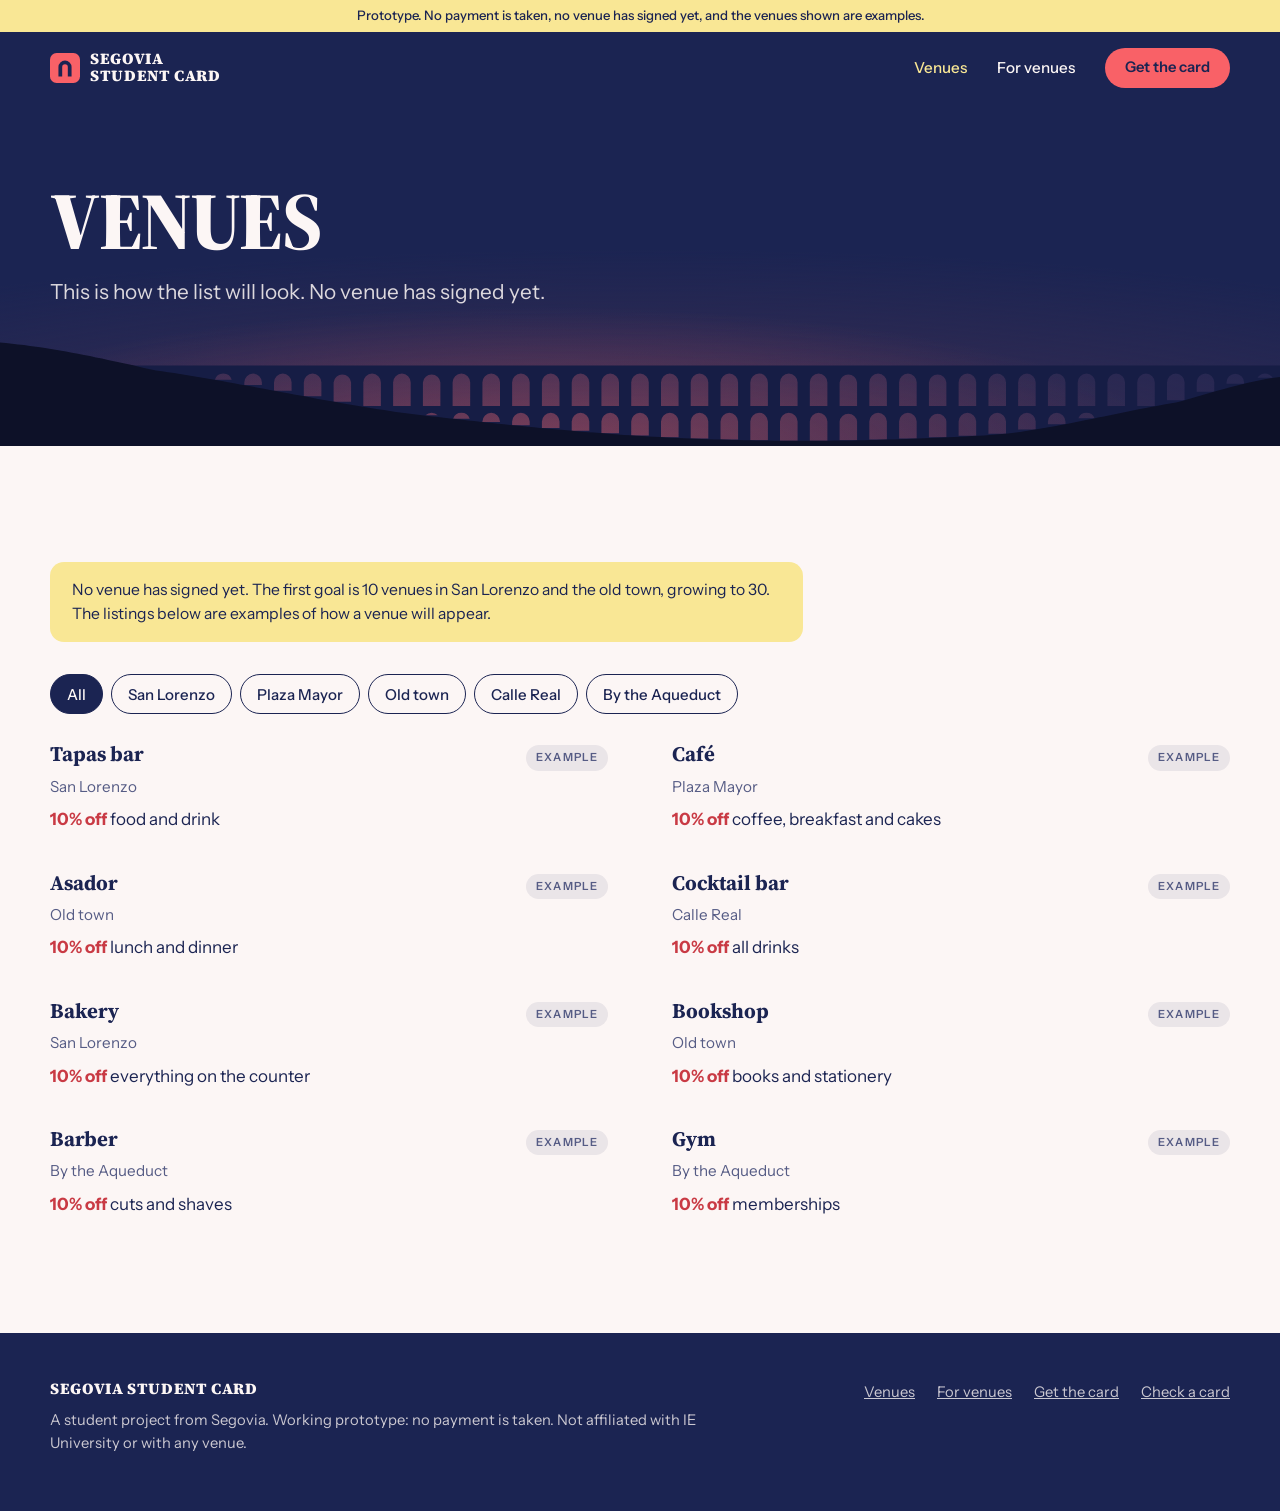
<file: venues/index.html>
<!doctype html>
<html lang="en-GB">
<head>
  <meta charset="utf-8">
  <meta name="viewport" content="width=device-width, initial-scale=1">
  <title>Venues · Segovia Student Card</title>
  <meta name="description" content="Where the Segovia Student Card works.">
  <meta name="theme-color" content="#1B2452">
  <link rel="icon" href="../assets/icon.svg" type="image/svg+xml">
  <link rel="apple-touch-icon" href="../assets/icon-180.png">
  <link rel="manifest" href="../manifest.webmanifest">
  <link rel="preconnect" href="https://fonts.googleapis.com">
  <link rel="preconnect" href="https://fonts.gstatic.com" crossorigin>
  <link href="https://fonts.googleapis.com/css2?family=Instrument+Sans:wght@400;500;600;700&family=JetBrains+Mono:wght@500&family=Source+Serif+4:ital,opsz,wght@0,8..60,700;0,8..60,900;1,8..60,400&display=swap" rel="stylesheet" crossorigin>
  <link rel="stylesheet" href="../assets/style.css?v=6">
</head>
<body>
  <div class="proto" data-proto>Prototype. No payment is taken.</div>
  <header class="site-head">
    <div class="wrap">
      <a class="brand" href="../" aria-label="Segovia Student Card, home">
        <svg viewBox="0 0 32 32" aria-hidden="true"><rect width="32" height="32" rx="7" fill="#F96167"/><path fill="#1B2452" d="M9 25V15a7 7 0 0 1 14 0v10h-4V15a3 3 0 0 0-6 0v10z"/></svg>
        <span>Segovia<br>Student Card</span>
      </a>
      <nav class="nav" aria-label="Main">
        <a class="nav-link" href="../venues/" aria-current="page">Venues</a>
        <a class="nav-link hide-s" href="../for-venues/">For venues</a>
        <a class="btn btn-primary btn-small" data-cta href="../join/">Get the card</a>
      </nav>
    </div>
  </header>

  <main>
    <section class="page-head on-navy">
      <div class="wrap">
        <h1 class="display">Venues</h1>
        <p class="lede" id="lede"></p>
      </div>
      <div class="aqueduct aqueduct-low" data-aqueduct="head"></div>
    </section>

    <section class="section on-cream">
      <div class="wrap">
        <p class="notice" id="notice" hidden>No venue has signed yet. The first goal is <span data-fill="launchVenues">10</span> venues in San Lorenzo and the old town, growing to <span data-fill="venueTarget">30</span>. The listings below are examples of how a venue will appear.</p>
        <div class="filters" id="filters" role="group" aria-label="Filter by area"></div>
        <ul class="venue-list" id="list"></ul>
      </div>
    </section>
  </main>

  <footer class="site-foot">
    <div class="wrap">
      <div>
        <a class="brand" href="../"><span>Segovia Student Card</span></a>
        <p>A student project from Segovia. Working prototype: no payment is taken. Not affiliated with IE University or with any venue.</p>
      </div>
      <nav aria-label="Footer">
        <a href="../venues/">Venues</a>
        <a href="../for-venues/">For venues</a>
        <a href="../join/">Get the card</a>
        <a href="../verify/">Check a card</a>
      </nav>
    </div>
  </footer>

  <script src="../assets/config.js?v=6"></script>
  <script src="../assets/core.js?v=6"></script>
  <script src="../assets/app.js?v=6"></script>
  <script>
    (function () {
      var App = window.SSCApp;
      var venues = App.shownVenues();
      var area = 'All';

      var live = App.realVenues().length > 0;
      document.getElementById('notice').hidden = live;
      document.getElementById('lede').textContent = live
        ? 'Every venue here takes ' + App.config.discount + '% off the bill when you show a valid card.'
        : 'This is how the list will look. No venue has signed yet.';

      var areas = ['All'];
      venues.forEach(function (v) { if (areas.indexOf(v.area) === -1) areas.push(v.area); });

      var filters = document.getElementById('filters');
      var list = document.getElementById('list');

      function render() {
        filters.innerHTML = areas.map(function (a) {
          return '<button type="button" class="chip" aria-pressed="' + (a === area) + '" data-area="' + App.esc(a) + '">' + App.esc(a) + '</button>';
        }).join('');
        var shown = venues.filter(function (v) { return area === 'All' || v.area === area; });
        list.innerHTML = shown.map(App.venueItem).join('');
      }

      filters.addEventListener('click', function (ev) {
        var chip = ev.target.closest('[data-area]');
        if (!chip) return;
        area = chip.getAttribute('data-area');
        render();
        var again = filters.querySelector('[aria-pressed="true"]');
        if (again) again.focus();
      });

      render();
    })();
  </script>
</body>
</html>
</file>
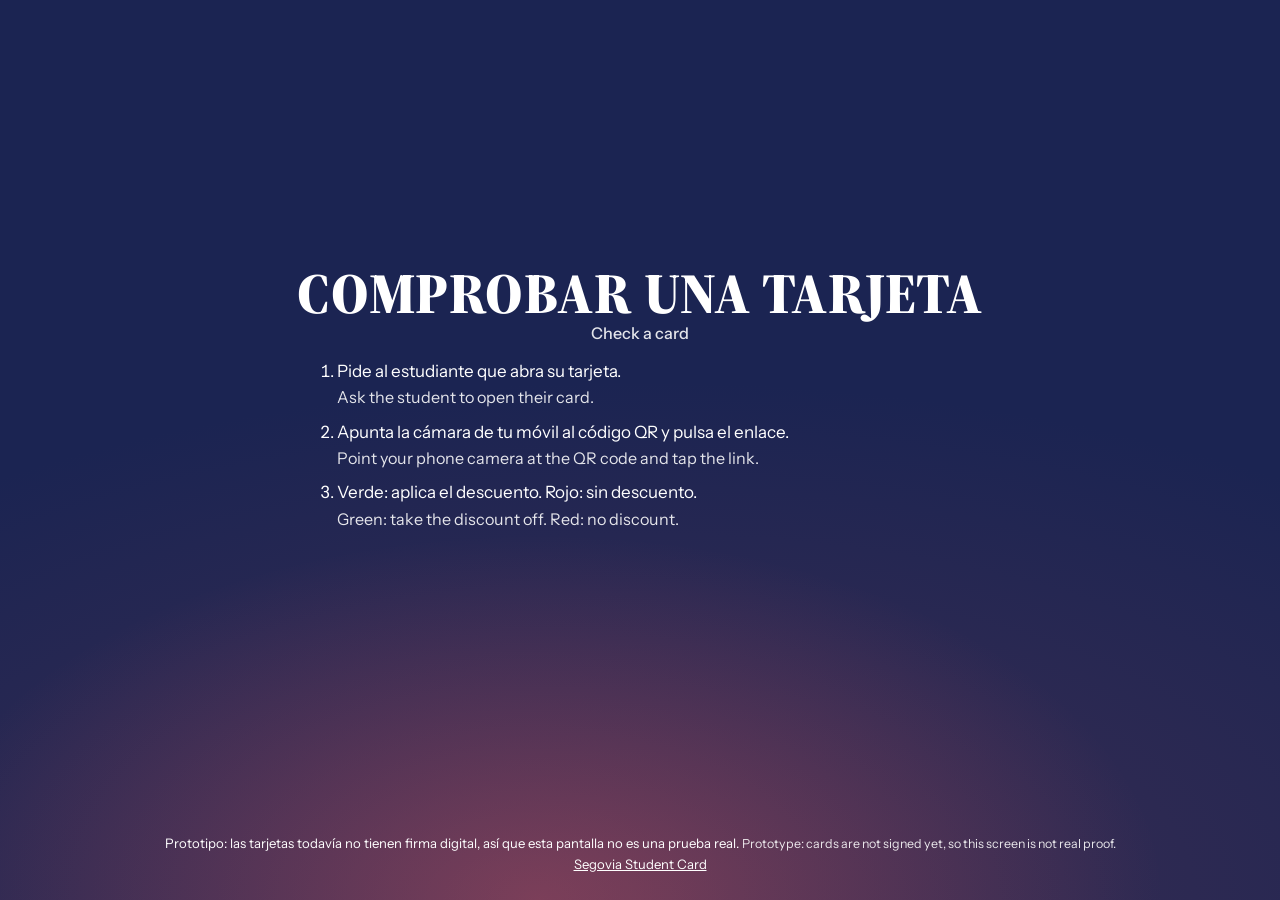
<file: verify/index.html>
<!doctype html>
<html lang="es-ES">
<head>
  <meta charset="utf-8">
  <meta name="viewport" content="width=device-width, initial-scale=1">
  <title>Comprobar una tarjeta · Segovia Student Card</title>
  <meta name="description" content="Comprueba una Segovia Student Card. Check a Segovia Student Card.">
  <meta name="robots" content="noindex">
  <meta name="theme-color" content="#1B2452">
  <link rel="icon" href="../assets/icon.svg" type="image/svg+xml">
  <link rel="apple-touch-icon" href="../assets/icon-180.png">
  <link rel="manifest" href="../manifest.webmanifest">
  <link rel="preconnect" href="https://fonts.googleapis.com">
  <link rel="preconnect" href="https://fonts.gstatic.com" crossorigin>
  <link href="https://fonts.googleapis.com/css2?family=Instrument+Sans:wght@400;500;600;700&family=JetBrains+Mono:wght@500&family=Source+Serif+4:ital,opsz,wght@0,8..60,700;0,8..60,900;1,8..60,400&display=swap" rel="stylesheet" crossorigin>
  <link rel="stylesheet" href="../assets/style.css?v=6">
</head>
<body>

  <main class="verify" id="verify" data-status="none">
    <div class="verify-main">
      <!-- valid -->
      <div id="s-valid" hidden>
        <svg class="verify-icon" viewBox="0 0 108 108" aria-hidden="true"><circle cx="54" cy="54" r="50" fill="none" stroke="#fff" stroke-width="6"/><path d="M32 56l15 15 30-34" fill="none" stroke="#fff" stroke-width="8" stroke-linecap="round" stroke-linejoin="round"/></svg>
        <h1>Válida</h1>
        <p class="verify-sub en" lang="en">Valid card</p>
        <p><span class="verify-offer" style="display:inline-block"><span data-fill="discount"></span> de descuento</span></p>
      </div>
      <!-- expired -->
      <div id="s-expired" hidden>
        <svg class="verify-icon" viewBox="0 0 108 108" aria-hidden="true"><circle cx="54" cy="54" r="50" fill="none" stroke="#fff" stroke-width="6"/><path d="M36 36l36 36M72 36L36 72" fill="none" stroke="#fff" stroke-width="8" stroke-linecap="round"/></svg>
        <h1>Caducada</h1>
        <p class="verify-sub en" lang="en">Expired card</p>
        <p class="verify-ask">Esta tarjeta ya no es válida. Sin descuento.<br><span class="en" lang="en">This card has run out. No discount.</span></p>
      </div>
      <!-- unreadable -->
      <div id="s-unreadable" hidden>
        <svg class="verify-icon" viewBox="0 0 108 108" aria-hidden="true"><circle cx="54" cy="54" r="50" fill="none" stroke="#fff" stroke-width="6"/><path d="M36 36l36 36M72 36L36 72" fill="none" stroke="#fff" stroke-width="8" stroke-linecap="round"/></svg>
        <h1>No válida</h1>
        <p class="verify-sub en" lang="en">Not a valid card</p>
        <p class="verify-ask">Este código no es una Segovia Student Card. Sin descuento.<br><span class="en" lang="en">This code is not a Segovia Student Card. No discount.</span></p>
      </div>
      <!-- nothing scanned -->
      <div id="s-none" hidden>
        <h1 style="font-size:clamp(2.2rem,8vw,3.6rem)">Comprobar una tarjeta</h1>
        <p class="verify-sub en" lang="en">Check a card</p>
        <ol class="verify-how">
          <li>Pide al estudiante que abra su tarjeta.<br><span class="en" lang="en">Ask the student to open their card.</span></li>
          <li>Apunta la cámara de tu móvil al código QR y pulsa el enlace.<br><span class="en" lang="en">Point your phone camera at the QR code and tap the link.</span></li>
          <li>Verde: aplica el descuento. Rojo: sin descuento.<br><span class="en" lang="en">Green: take the discount off. Red: no discount.</span></li>
        </ol>
      </div>

      <dl class="verify-facts" id="facts" hidden>
        <div><dt>Nombre <span class="en" lang="en">/ Name</span></dt><dd id="f-name"></dd></div>
        <div><dt>Tarjeta <span class="en" lang="en">/ Card</span></dt><dd class="mono" id="f-id"></dd></div>
        <div><dt>Periodo <span class="en" lang="en">/ Term</span></dt><dd id="f-term"></dd></div>
        <div><dt id="f-until-label"></dt><dd id="f-until"></dd></div>
        <div><dt>Comprobada <span class="en" lang="en">/ Checked</span></dt><dd class="mono" id="f-now"></dd></div>
      </dl>
      <p class="verify-ask" id="ask" hidden>Pide el carné de estudiante: el nombre debe coincidir.<br><span class="en" lang="en">Ask for their student ID. The name has to match.</span></p>
    </div>
    <p class="verify-foot">Prototipo: las tarjetas todavía no tienen firma digital, así que esta pantalla no es una prueba real. <span class="en" lang="en">Prototype: cards are not signed yet, so this screen is not real proof.</span><br><a href="../">Segovia Student Card</a></p>
  </main>

  <script src="../assets/config.js?v=6"></script>
  <script src="../assets/core.js?v=6"></script>
  <script src="../assets/app.js?v=6"></script>
  <script>
    (function () {
      var SSC = window.SSC;
      var $ = function (id) { return document.getElementById(id); };
      var states = ['valid', 'expired', 'unreadable', 'none'];

      var shownStatus = null;

      function check(now) {
        var payload = location.hash.replace(/^#/, '');
        return payload ? SSC.checkPayload(payload, now) : { status: 'none', card: null };
      }

      function render() {
        var now = new Date();
        var result = check(now);
        shownStatus = result.status;

        $('verify').setAttribute('data-status', result.status);
        states.forEach(function (s) { $('s-' + s).hidden = s !== result.status; });

        var card = result.card;
        $('facts').hidden = !card;
        $('ask').hidden = result.status !== 'valid';
        if (card) {
          $('f-name').textContent = card.name;
          $('f-id').textContent = card.id;
          $('f-term').textContent = window.SSCApp.termNameEs(card);
          $('f-until-label').innerHTML = result.status === 'expired'
            ? 'Caducó el <span class="en" lang="en">/ Expired on</span>'
            : 'Válida hasta <span class="en" lang="en">/ Valid to</span>';
          $('f-until').textContent = SSC.formatDate(card.validTo, 'es-ES');
          $('f-now').textContent = now.toLocaleTimeString('es-ES', { hour12: false });
        }
        document.title = { valid: 'Válida', expired: 'Caducada', unreadable: 'No válida', none: 'Comprobar una tarjeta' }[result.status] + ' · Segovia Student Card';
      }

      render();
      window.addEventListener('hashchange', render);
      // Each second only the clock moves, so a selected name or number stays selected. The whole
      // page is redrawn only if the answer changes, as when it is left open over midnight.
      setInterval(function () {
        var now = new Date();
        if (check(now).status !== shownStatus) render();
        else if (!$('facts').hidden) $('f-now').textContent = now.toLocaleTimeString('es-ES', { hour12: false });
      }, 1000);
    })();
  </script>
</body>
</html>
</file>
<file: assets/style.css>
/* Segovia Student Card. Palette and type follow the pitch deck. */
:root {
  --navy-900: #1b2452;
  --navy-800: #232d66;
  --navy-700: #2f3c7e;
  --plum: #3d2e52;
  --coral: #f96167;
  --coral-deep: #c93a44;
  --coral-ink: #ec4650; /* coral for big numerals on cream: 3.5 to 1, where plain coral is 2.8 */
  --butter: #f9e795;
  --cream: #fcf6f5;
  --blush: #f3e3e1;
  --ink: #1b2452;
  --muted: #565c85;
  --line: rgba(27, 36, 82, 0.16);
  --stone: #161d45; /* the aqueduct against the dusk */
  --land: #0d1128;  /* the ground it stands on, darker still */
  --dusk:
    radial-gradient(70% 58% at 42% 100%, rgba(249, 97, 103, 0.34), rgba(249, 97, 103, 0) 70%),
    radial-gradient(120% 80% at 50% 100%, var(--plum), rgba(61, 46, 82, 0) 72%),
    var(--navy-900);
  --ok: #0b6b41;
  --bad: #a3231c;
  --serif: 'Source Serif 4', Cambria, Georgia, serif;
  --sans: 'Instrument Sans', Calibri, 'Helvetica Neue', Arial, sans-serif;
  --mono: 'JetBrains Mono', ui-monospace, Menlo, monospace;
  --wrap: 1180px;
  --gutter: clamp(20px, 4vw, 48px);
}

*, *::before, *::after { box-sizing: border-box; }
html { -webkit-text-size-adjust: 100%; }
body {
  margin: 0;
  /* dvh after vh: on phones 100vh counts the browser bar as screen, and the verify page would scroll. */
  min-height: 100vh;
  min-height: 100dvh;
  display: flex;
  flex-direction: column;
  background: var(--cream);
  color: var(--ink);
  font: 400 17px/1.55 var(--sans);
  -webkit-font-smoothing: antialiased;
}
img, svg { max-width: 100%; }
a { color: inherit; }
h1, h2, h3, p { margin: 0; }
button, input { font: inherit; color: inherit; }
[hidden] { display: none !important; }
main { flex: 1 0 auto; }

.wrap { width: 100%; max-width: calc(var(--wrap) + 2 * var(--gutter)); margin: 0 auto; padding: 0 var(--gutter); }

.display {
  font-family: var(--serif);
  font-weight: 900;
  text-transform: uppercase;
  line-height: 0.96;
  letter-spacing: -0.012em;
  hyphens: manual;
}
h1.display { font-size: clamp(2.7rem, 6.4vw, 5.2rem); }
h2.display { font-size: clamp(2rem, 4.2vw, 3.2rem); }
.lede { font-size: clamp(1.1rem, 1.7vw, 1.3rem); line-height: 1.45; }
.kicker {
  font-family: var(--serif);
  font-style: italic;
  font-size: 1.15rem;
  color: var(--muted);
}
.on-navy .kicker { color: var(--butter); }

:focus-visible { outline: 3px solid var(--navy-900); outline-offset: 3px; border-radius: 4px; }
.on-navy :focus-visible, .site-head :focus-visible, .site-foot :focus-visible, .calc :focus-visible, .navy-panel :focus-visible { outline-color: var(--butter); }
.verify :focus-visible { outline-color: #fff; }

/* Prototype strip */
.proto {
  background: var(--butter);
  color: var(--navy-900);
  font-size: 0.82rem;
  font-weight: 500;
  text-align: center;
  padding: 7px var(--gutter);
  line-height: 1.35;
}

/* Header */
.site-head { background: var(--navy-900); color: var(--cream); }
.site-head .wrap { display: flex; align-items: center; justify-content: space-between; gap: 16px; min-height: 72px; }
.brand {
  font-family: var(--serif);
  font-weight: 900;
  text-transform: uppercase;
  letter-spacing: 0.04em;
  font-size: 0.98rem;
  line-height: 1.05;
  text-decoration: none;
  display: flex;
  align-items: center;
  gap: 10px;
  white-space: nowrap;
}
.brand svg { width: 30px; height: 30px; flex: none; }
.nav { display: flex; align-items: center; gap: clamp(12px, 2.4vw, 30px); font-size: 0.95rem; font-weight: 500; }
.nav a { text-decoration: none; white-space: nowrap; }
.nav a:not(.btn):hover, .nav a[aria-current='page']:not(.btn) { color: var(--butter); }

/* Buttons */
.btn {
  display: inline-flex;
  align-items: center;
  justify-content: center;
  gap: 8px;
  min-height: 50px;
  padding: 0 26px;
  border: 2px solid transparent;
  border-radius: 999px;
  font-weight: 600;
  font-size: 1rem;
  text-decoration: none;
  cursor: pointer;
  transition: transform 0.15s ease, background-color 0.15s ease, color 0.15s ease;
  white-space: nowrap;
}
.btn:active { transform: translateY(1px); }
.btn-primary { background: var(--coral); color: var(--navy-900); }
.btn-primary:hover { background: #ff7a7f; }
.btn-navy { background: var(--navy-900); color: var(--cream); }
.btn-navy:hover { background: var(--navy-700); }
.btn-ghost { border-color: currentColor; background: transparent; }
.btn-ghost:hover { background: rgba(252, 246, 245, 0.1); }
.on-cream .btn-ghost:hover { background: rgba(27, 36, 82, 0.06); }
.btn-small { min-height: 40px; padding: 0 18px; font-size: 0.92rem; }
.btn[disabled] { opacity: 0.45; cursor: not-allowed; }
.btn-row { display: flex; flex-wrap: wrap; gap: 12px; }
.linkish { background: none; border: 0; padding: 0; text-decoration: underline; cursor: pointer; color: inherit; font-size: 0.92rem; }

/* Hero */
.hero {
  position: relative;
  color: var(--cream);
  overflow: hidden;
  /* Dusk over the valley: the light sits low, behind the arches, so it shows through them. */
  background: var(--dusk);
}
.hero .wrap {
  position: relative;
  z-index: 1;
  display: grid;
  grid-template-columns: minmax(0, 1.05fr) minmax(0, 0.95fr);
  gap: clamp(32px, 5vw, 72px);
  align-items: center;
  padding-top: clamp(48px, 7vw, 96px);
  padding-bottom: clamp(56px, 7vw, 96px);
}
.hero h1 .accent { color: var(--coral); }
.hero .kicker { margin-top: 22px; font-size: clamp(1.15rem, 2vw, 1.45rem); }
.hero .lede { margin-top: 22px; max-width: 30em; color: rgba(252, 246, 245, 0.86); }
.hero .btn-row { margin-top: 30px; }
.hero-card { justify-self: center; width: 100%; max-width: 470px; }

.aqueduct { position: relative; height: clamp(150px, 17vw, 250px); margin-top: calc(-1 * clamp(40px, 5vw, 80px)); color: var(--stone); }
.aqueduct-low { height: clamp(92px, 9vw, 124px); margin-top: 0; }
.aqueduct svg { display: block; }

/* The card, drawn to the real thing: ID-1 size (85.6 by 54 mm) with 3.18 mm corners.
   Everything on it is sized in cqw, so it keeps its proportions at any width. */
.card {
  position: relative;
  aspect-ratio: 1.586;
  width: 100%;
  border-radius: 3.7% / 5.9%;
  background:
    radial-gradient(120% 90% at 0% 0%, rgba(255, 255, 255, 0.08), rgba(255, 255, 255, 0) 55%),
    radial-gradient(75% 65% at 100% 0%, rgba(84, 64, 109, 0.7), rgba(84, 64, 109, 0) 72%),
    radial-gradient(70% 45% at 30% 100%, rgba(249, 97, 103, 0.14), rgba(249, 97, 103, 0) 75%),
    linear-gradient(160deg, #303d88, #28336f 50%, #1f285c);
  color: var(--cream);
  overflow: hidden;
  /* A close shadow where it meets the surface, then two wider soft ones. */
  box-shadow:
    0 1px 2px rgba(8, 12, 40, 0.3),
    0 14px 28px -12px rgba(8, 12, 40, 0.5),
    0 40px 70px -30px rgba(8, 12, 40, 0.7);
  container-type: inline-size;
  transition: transform 0.25s ease-out;
  isolation: isolate;
}
/* The aqueduct along the foot of the card, stone against the last of the light, as across the
   rest of the site. Tone on tone, so it stays a background. */
.card-arches {
  position: absolute; inset: 0; width: 100%; height: 100%; display: block;
  color: rgba(10, 14, 44, 0.3); --land: rgba(10, 14, 44, 0.45); z-index: -1;
}
.card-sheen {
  position: absolute;
  inset: 0;
  background: linear-gradient(115deg, transparent 32%, rgba(255, 255, 255, 0.1) 47%, transparent 60%);
  transform: translateX(var(--sheen, -30%));
  transition: transform 0.25s ease-out;
  pointer-events: none;
}
.card-in {
  position: absolute;
  inset: 0;
  padding: 6.4cqw;
  display: grid;
  /* The second column is the width the code takes, less the 1.4cqw it comes closer to the edge. */
  grid-template-columns: minmax(0, 1fr) 39.6cqw;
  /* Title, a gap that never closes, the name and dates, then room above the aqueduct. That last
     row gives way first, so a name long enough to wrap four times runs onto the arches rather
     than off the card. */
  grid-template-rows: auto minmax(3cqw, 1fr) auto minmax(0, 9.5cqw);
  column-gap: 4cqw;
}
.card-title { grid-area: 1 / 1; font-family: var(--serif); font-weight: 900; text-transform: uppercase; font-size: 5cqw; line-height: 0.98; letter-spacing: 0.02em; }
.card-title span { display: block; color: var(--butter); font-weight: 400; font-style: italic; text-transform: none; letter-spacing: 0; font-size: max(12px, 3.4cqw); margin-top: 1.5cqw; }
.card-badge {
  grid-area: 1 / 2;
  justify-self: end;
  font-family: var(--serif);
  font-weight: 900;
  text-transform: uppercase;
  font-size: 5cqw;
  line-height: 0.98;
  letter-spacing: 0.02em;
  color: var(--coral);
  white-space: nowrap;
}
.card-foot { grid-area: 3 / 1; min-width: 0; line-height: 1.25; }
.card-name { font-weight: 600; font-size: 4.2cqw; line-height: 1.15; overflow-wrap: anywhere; }
.card-name.is-long { font-size: max(11px, 3.5cqw); }
/* On the narrowest cards the type stops shrinking with the card (nothing goes under 11px), so the
   longest names stop at three lines. The full name is still in the page, and the verify page shows it. */
@container (max-width: 330px) {
  .card-name.is-long { line-height: 1.25; display: -webkit-box; -webkit-box-orient: vertical; -webkit-line-clamp: 3; overflow: hidden; }
}
.card-name.is-blank { opacity: 0.55; font-weight: 500; }
.card-id { font-family: var(--mono); font-size: max(11px, 3.1cqw); letter-spacing: 0.1em; opacity: 0.85; margin-top: 1.4cqw; white-space: nowrap; }
/* On a small phone the type stops shrinking before the card does, so the date drops under its label. */
.card-valid { display: flex; flex-wrap: wrap; align-items: baseline; column-gap: 0.6em; font-size: max(11px, 2.1cqw); letter-spacing: 0.14em; text-transform: uppercase; opacity: 0.7; margin-top: 1.1cqw; white-space: nowrap; }
.card-valid b { font-family: var(--mono); font-weight: 500; font-size: max(11px, 2.9cqw); letter-spacing: 0.04em; }
/* The code sits on its own light tile, pinned to the corner so a long name can never move it,
   and a little closer to the edge than the type. The tile's corners stay inside the quiet zone.
   It sits above the sheen, and keeps its own colours in high-contrast mode, where a dark tile
   would leave the code with no light margin to be read against. */
.card-qr {
  position: absolute;
  z-index: 1;
  forced-color-adjust: none;
  right: 5cqw;
  bottom: 5cqw;
  width: 41cqw;
  aspect-ratio: 1;
  border-radius: 1.8cqw;
  background: var(--cream);
  color: var(--navy-900);
}
.card-qr svg { display: block; width: 100%; height: 100%; }
.card-caption { margin-top: 14px; font-size: 0.85rem; text-align: center; color: rgba(252, 246, 245, 0.62); }
.on-cream .card-caption { color: var(--muted); }

/* Sections */
.section { padding: clamp(64px, 9vw, 120px) 0; }
.section-head { max-width: 40em; margin-bottom: clamp(36px, 5vw, 60px); }
.section-head .kicker { margin-top: 14px; }

.steps { display: grid; grid-template-columns: repeat(3, minmax(0, 1fr)); gap: clamp(28px, 4vw, 56px); list-style: none; padding: 0; margin: 0; }
.step-art { height: 300px; display: flex; align-items: center; justify-content: center; margin-bottom: 26px; }
.steps h3 { font-size: 1.22rem; font-weight: 600; margin: 0 0 8px; line-height: 1.25; }
.steps .num { font-family: var(--serif); font-weight: 900; font-size: 1.05rem; color: var(--coral-deep); margin-right: 10px; }
.steps p { color: var(--muted); }

/* A phone, drawn. The screen is whatever goes inside. */
.handset {
  width: 150px;
  aspect-ratio: 9 / 18.5;
  border-radius: 30px;
  padding: 6px;
  background: var(--navy-900);
  box-shadow: 0 26px 50px -24px rgba(27, 36, 82, 0.55);
}
.handset-screen {
  height: 100%;
  border-radius: 24px;
  overflow: hidden;
  display: flex;
  flex-direction: column;
  align-items: center;
  justify-content: center;
  text-align: center;
  background: var(--dusk);
  color: var(--cream);
  padding: 14px 10px;
}
/* The card is drawn at full size and shrunk whole, so its type keeps its proportions. */
.mini-card { --s: 0.3733; width: calc(300px * var(--s)); height: calc(300px * var(--s) / 1.586); }
.mini-card .card { width: 300px; transform: scale(var(--s)); transform-origin: 0 0; box-shadow: 0 16px 30px -12px rgba(0, 0, 0, 0.7); }
.handset-screen small { display: block; margin-top: 12px; font-size: 0.66rem; letter-spacing: 0.1em; text-transform: uppercase; opacity: 0.7; }
.handset-ok { background: var(--ok); color: #fff; }
.handset-ok svg { width: 46px; height: 46px; }
.handset-ok b { font-family: var(--serif); font-weight: 900; font-size: 1.5rem; text-transform: uppercase; line-height: 1; margin-top: 10px; }
.handset-ok em { margin-top: 14px; font-style: normal; font-size: 0.6rem; font-weight: 600; letter-spacing: 0.1em; text-transform: uppercase; background: rgba(255, 255, 255, 0.18); border-radius: 999px; padding: 3px 9px; }
.handset-ok > span { margin-top: 10px; background: #fff; color: var(--ok); border-radius: 999px; padding: 3px 12px; font-family: var(--serif); font-weight: 900; font-size: 0.95rem; }

/* The bill, with the discount on it. */
.receipt {
  width: 228px;
  background: #fff;
  color: var(--ink);
  font-family: var(--mono);
  font-size: 0.74rem;
  padding: 22px 18px 30px;
  box-shadow: 0 26px 50px -24px rgba(27, 36, 82, 0.4);
  transform: rotate(2deg);
  /* A torn bottom edge. */
  -webkit-mask: linear-gradient(#000, #000) top / 100% calc(100% - 8px) no-repeat, conic-gradient(from -45deg at 50% 100%, #0000, #000 1deg 89deg, #0000 90deg) bottom / 12px 8px repeat-x;
  mask: linear-gradient(#000, #000) top / 100% calc(100% - 8px) no-repeat, conic-gradient(from -45deg at 50% 100%, #0000, #000 1deg 89deg, #0000 90deg) bottom / 12px 8px repeat-x;
}
.receipt-head { font-family: var(--serif); font-weight: 900; text-transform: uppercase; font-size: 0.9rem; letter-spacing: 0.04em; text-align: center; margin-bottom: 16px; }
.receipt div { display: flex; justify-content: space-between; gap: 10px; padding: 3px 0; white-space: nowrap; }
.receipt .off { color: var(--coral-deep); }
.receipt .total { margin-top: 12px; font-weight: 500; font-size: 0.9rem; }

/* Calculator */
.calc {
  background: var(--navy-700);
  color: var(--cream);
  border-radius: 18px;
  padding: clamp(28px, 4.4vw, 56px);
  display: grid;
  grid-template-columns: minmax(0, 1fr) minmax(0, 1fr);
  gap: clamp(32px, 5vw, 72px);
  align-items: center;
}
.calc-label { font-family: var(--serif); font-weight: 700; text-transform: uppercase; letter-spacing: 0.04em; color: var(--butter); font-size: 1.02rem; }
.calc-spend { font-family: var(--serif); font-weight: 900; font-size: clamp(3rem, 6vw, 4.4rem); line-height: 1; margin: 14px 0 4px; }
.calc-spend small { font-family: var(--sans); font-weight: 400; font-size: 1.05rem; opacity: 0.8; margin-left: 6px; }
.calc input[type='range'] {
  --p: 24%;
  -webkit-appearance: none;
  appearance: none;
  width: 100%;
  height: 44px;
  margin: 14px 0 0;
  background: transparent;
  cursor: pointer;
}
.calc input[type='range']::-webkit-slider-runnable-track {
  height: 8px;
  border-radius: 999px;
  background: linear-gradient(90deg, var(--coral) var(--p), rgba(252, 246, 245, 0.18) var(--p));
}
.calc input[type='range']::-moz-range-track { height: 8px; border-radius: 999px; background: rgba(252, 246, 245, 0.18); }
.calc input[type='range']::-moz-range-progress { height: 8px; border-radius: 999px; background: var(--coral); }
.calc input[type='range']::-webkit-slider-thumb {
  -webkit-appearance: none;
  appearance: none;
  width: 30px;
  height: 30px;
  margin-top: -11px;
  border-radius: 50%;
  background: var(--cream);
  border: 0;
  box-shadow: 0 0 0 6px var(--coral), 0 6px 16px rgba(0, 0, 0, 0.35);
}
.calc input[type='range']::-moz-range-thumb {
  width: 30px;
  height: 30px;
  border-radius: 50%;
  background: var(--cream);
  border: 0;
  box-shadow: 0 0 0 6px var(--coral), 0 6px 16px rgba(0, 0, 0, 0.35);
}
.calc-scale { display: flex; justify-content: space-between; font-size: 0.85rem; opacity: 0.7; }
.calc-out { display: grid; gap: 10px; margin: 0; }
.calc-out div { display: flex; justify-content: space-between; align-items: center; gap: 16px; padding: 18px 22px; border-radius: 14px; background: rgba(252, 246, 245, 0.07); }
.calc-out dt { font-size: 1rem; opacity: 0.88; text-wrap: pretty; }
.calc-out dd { margin: 0; font-family: var(--serif); font-weight: 900; font-size: clamp(1.5rem, 2.6vw, 2rem); color: var(--butter); white-space: nowrap; }
.calc-out dd.is-neg { color: var(--coral); }
.calc-note { margin-top: 16px; font-size: 0.92rem; opacity: 0.8; }
.calc-plain { margin-top: 26px; font-size: 1.12rem; max-width: 40em; }
.calc-plain b { color: var(--coral-deep); }

/* Venues */
.venue-list { list-style: none; margin: 0; padding: 0; display: grid; grid-template-columns: repeat(2, minmax(0, 1fr)); gap: 38px clamp(32px, 5vw, 72px); }
.venue { display: grid; grid-template-columns: minmax(0, 1fr) auto; gap: 4px 16px; align-items: baseline; }
.venue-name { font-family: var(--serif); font-weight: 700; font-size: 1.3rem; line-height: 1.2; }
.venue-area { grid-column: 1; color: var(--muted); font-size: 0.95rem; }
.venue-offer { grid-column: 1 / -1; margin-top: 4px; }
.venue-offer b { color: var(--coral-deep); }
.tag { font-size: 0.7rem; font-weight: 600; letter-spacing: 0.1em; text-transform: uppercase; border-radius: 999px; padding: 4px 10px; background: rgba(27, 36, 82, 0.08); color: var(--muted); white-space: nowrap; }
.filters { display: flex; flex-wrap: wrap; gap: 8px; margin-bottom: 28px; }
.chip { min-height: 40px; padding: 0 16px; border-radius: 999px; border: 1.5px solid var(--ink); background: transparent; cursor: pointer; font-size: 0.94rem; font-weight: 500; }
.chip[aria-pressed='true'] { background: var(--ink); color: var(--cream); }
.notice { background: var(--butter); padding: 16px 22px; border-radius: 14px; max-width: 48em; font-size: 0.98rem; }
.notice + * { margin-top: 32px; }
.order ~ .btn-row { margin-top: 24px; }
.more { margin-top: 32px; }

/* Butter band */
.band { background: var(--butter); padding: clamp(56px, 7vw, 96px) 0; }
.band .wrap { display: grid; grid-template-columns: minmax(0, 1fr) minmax(0, 1fr); gap: 20px clamp(28px, 5vw, 72px); align-items: end; }
.band p { max-width: 34em; font-size: 1.1rem; }
.band .btn-row { margin-top: 22px; }
.band-single .wrap { grid-template-columns: minmax(0, 1fr); align-items: start; }
.band-single p { max-width: 44em; margin-top: 16px; }
.band-single .btn-row { justify-content: flex-start; }
.band-single .btn-row:not(:has(> :not([hidden]))) { display: none; }

/* FAQ */
.faq { max-width: 820px; display: grid; gap: 10px; }
.faq details { background: var(--blush); border-radius: 16px; }
.faq summary { cursor: pointer; list-style: none; padding: 20px 64px 20px 24px; font-weight: 600; font-size: 1.1rem; position: relative; border-radius: 16px; }
.faq summary::-webkit-details-marker { display: none; }
.faq summary::after { content: '+'; position: absolute; right: 22px; top: 50%; transform: translateY(-50%); width: 30px; height: 30px; border-radius: 50%; display: grid; place-content: center; background: var(--cream); font-size: 1.3rem; font-weight: 500; line-height: 1; color: var(--coral-deep); }
.faq details[open] summary::after { content: '\2212'; }
.faq details p { padding: 0 64px 22px 24px; color: var(--muted); max-width: 46em; }

/* Footer */
.site-foot { background: var(--navy-900); color: rgba(252, 246, 245, 0.78); padding: 48px 0 56px; font-size: 0.92rem; }
.site-foot .wrap { display: flex; flex-wrap: wrap; justify-content: space-between; gap: 24px 48px; }
.site-foot p { max-width: 44em; }
.site-foot nav { display: flex; flex-wrap: wrap; gap: 8px 22px; }
.site-foot .brand { color: var(--cream); margin-bottom: 12px; }

/* Page heads (inner pages) */
.page-head { background: var(--dusk); color: var(--cream); position: relative; overflow: hidden; }
.page-head .wrap { position: relative; z-index: 1; padding-top: clamp(44px, 6vw, 80px); padding-bottom: clamp(8px, 2vw, 24px); }
.page-head .lede { margin-top: 18px; max-width: 34em; color: rgba(252, 246, 245, 0.86); }

/* Join */
.join { display: grid; grid-template-columns: minmax(0, 1fr) minmax(0, 0.9fr); gap: clamp(36px, 6vw, 88px); align-items: start; }
.join-side { position: sticky; top: 24px; }
.stepper { display: flex; gap: 10px 22px; list-style: none; padding: 0; margin: 0 0 32px; font-size: 0.9rem; font-weight: 500; color: var(--muted); flex-wrap: wrap; }
.stepper li { display: flex; align-items: center; gap: 8px; }
.stepper i { font-style: normal; width: 26px; height: 26px; border-radius: 50%; display: grid; place-content: center; border: 1.5px solid currentColor; font-size: 0.82rem; }
.stepper li[aria-current='step'] { color: var(--ink); }
.stepper li[aria-current='step'] i { background: var(--coral); border-color: var(--coral); color: var(--navy-900); font-weight: 700; }
.stepper li.is-done i { background: var(--ink); border-color: var(--ink); color: var(--cream); }
.field { margin-bottom: 22px; }
.field label { display: block; font-weight: 600; margin-bottom: 6px; }
.field .hint { font-size: 0.9rem; color: var(--muted); margin-top: 6px; }
.field input[type='text'], .field input[type='email'], .field input[type='number'] {
  width: 100%;
  min-height: 54px;
  padding: 0 16px;
  border: 1.5px solid var(--ink);
  border-radius: 10px;
  background: #fff;
  font-size: 1.05rem;
}
.field input[aria-invalid='true'] { border-color: var(--bad); }
.err { color: var(--bad); font-size: 0.9rem; margin-top: 6px; font-weight: 500; }
.check { display: flex; gap: 12px; align-items: center; min-height: 44px; margin-bottom: 20px; cursor: pointer; }
.check input { width: 24px; height: 24px; margin: 0; accent-color: var(--navy-700); flex: none; }
.order { background: var(--blush); border-radius: 16px; padding: 18px 22px; margin-bottom: 14px; display: flex; justify-content: space-between; gap: 16px; align-items: baseline; }
.order b { font-family: var(--serif); font-size: 1.6rem; font-weight: 900; }
.order span small { display: block; color: var(--muted); font-size: 0.92rem; }
.step-title { font-family: var(--serif); font-weight: 700; font-size: 1.6rem; line-height: 1.2; margin-bottom: 20px; }

/* My card */
.wallet { background: var(--dusk); color: var(--cream); padding: clamp(32px, 5vw, 64px) 0 0; position: relative; overflow: hidden; }
.wallet .wrap { position: relative; z-index: 1; display: grid; grid-template-columns: minmax(0, 1.1fr) minmax(0, 0.9fr); gap: clamp(32px, 5vw, 72px); align-items: center; max-width: 1040px; }
.wallet-card { max-width: 500px; width: 100%; justify-self: center; }
.wallet-card .kicker { margin-bottom: 16px; }
.wallet-text h2 { font-size: clamp(1.7rem, 3.2vw, 2.4rem); text-wrap: balance; }
.wallet-text > p:not(.status-line) { margin-top: 14px; max-width: 24em; font-size: 1.05rem; color: rgba(252, 246, 245, 0.86); }
.status-line { margin-top: 14px; font-size: 0.95rem; color: rgba(252, 246, 245, 0.72); }
.status-line.is-expired { color: var(--butter); font-weight: 600; }

.saved { display: grid; grid-template-columns: minmax(0, 1fr) minmax(0, 1fr); gap: clamp(32px, 5vw, 72px); align-items: start; max-width: 1040px; }
.saved-total { font-family: var(--serif); font-weight: 900; font-size: clamp(3.2rem, 7vw, 5rem); line-height: 1; color: var(--coral-ink); margin: 8px 0 10px; }
.meter { height: 10px; border-radius: 999px; background: var(--blush); overflow: hidden; margin: 18px 0 8px; }
.meter i { display: block; height: 100%; background: var(--coral); border-radius: 999px; transition: width 0.4s ease; }
.saved-form { display: flex; gap: 10px; align-items: flex-end; flex-wrap: wrap; }
.saved-form .field { margin: 0; flex: 1 1 160px; }
.log { list-style: none; padding: 0; margin: 22px 0 0; font-size: 0.95rem; }
.log li { display: flex; justify-content: space-between; gap: 12px; padding: 10px 14px; border-radius: 10px; }
.log li:nth-child(odd) { background: var(--blush); }
.log li span:last-child { font-family: var(--mono); }
.danger-zone { margin-top: 40px; color: var(--muted); font-size: 0.92rem; }
.confirm { margin-top: 12px; display: flex; flex-wrap: wrap; gap: 10px; align-items: center; }

/* Verify */
.verify { min-height: 100vh; min-height: 100dvh; display: flex; flex-direction: column; color: #fff; background: var(--navy-900); }
.verify[data-status='none'] { background: var(--dusk); }
.verify[data-status='valid'] { background: var(--ok); }
.verify[data-status='expired'], .verify[data-status='unreadable'] { background: var(--bad); }
.verify-main { flex: 1; display: flex; flex-direction: column; align-items: center; justify-content: center; text-align: center; padding: 32px var(--gutter); gap: 8px; }
.verify-icon { width: 108px; height: 108px; margin-bottom: 10px; }
.verify h1 { font-family: var(--serif); font-weight: 900; text-transform: uppercase; font-size: clamp(3rem, 12vw, 6rem); line-height: 0.95; letter-spacing: 0.01em; }
.verify .en { opacity: 0.88; font-size: 0.95em; }
.verify-sub { font-size: 1.25rem; font-weight: 500; }
.verify-offer { margin-top: 18px; font-family: var(--serif); font-weight: 900; font-size: clamp(1.6rem, 5vw, 2.4rem); background: #fff; color: var(--ok); border-radius: 999px; padding: 8px 28px; }
.verify-facts { margin: 26px 0 0; padding: 8px 20px; width: 100%; max-width: 440px; text-align: left; border-radius: 16px; background: rgba(0, 0, 0, 0.16); }
.verify-facts div { display: flex; justify-content: space-between; gap: 16px; padding: 10px 0; align-items: baseline; }
.verify-facts dt { font-size: 0.86rem; }
.verify-facts dd { margin: 0; font-weight: 600; text-align: right; overflow-wrap: anywhere; }
.verify-facts dd.mono { font-family: var(--mono); font-weight: 500; }
.verify-ask { margin-top: 22px; max-width: 30em; font-size: 1.02rem; }
.verify-foot { padding: 18px var(--gutter) 26px; text-align: center; font-size: 0.82rem; }
.verify-foot a { color: inherit; }
.verify-how { max-width: 32em; text-align: left; margin-top: 12px; }
.verify-how li { margin: 8px 0; }

/* For venues */
.lang { display: inline-flex; border: 1.5px solid var(--cream); border-radius: 999px; overflow: hidden; margin-bottom: 26px; }
.lang button { background: transparent; border: 0; color: var(--cream); padding: 8px 18px; cursor: pointer; font-weight: 600; font-size: 0.9rem; min-height: 40px; }
.lang button[aria-pressed='true'] { background: var(--cream); color: var(--navy-900); }
html[data-lang='es'] [lang='en'], html[data-lang='en'] [lang='es'] { display: none !important; }
.deal { display: grid; grid-template-columns: repeat(3, minmax(0, 1fr)); gap: clamp(28px, 4vw, 56px); }
.deal .big { font-family: var(--serif); font-weight: 900; font-size: 1.9rem; line-height: 1; color: var(--coral-ink); }
.deal h2 { font-size: 1.18rem; font-weight: 600; margin: 12px 0 8px; }
.deal p { color: var(--muted); }
.navy-panel { background: var(--navy-700); color: var(--cream); border-radius: 18px; padding: clamp(28px, 4.4vw, 56px); display: grid; grid-template-columns: minmax(0, 1fr) minmax(0, 0.8fr); gap: clamp(28px, 5vw, 64px); align-items: center; }
.navy-panel h2 { color: var(--butter); }
.navy-panel ol { margin: 22px 0 0; padding: 0; list-style: none; counter-reset: n; }
.navy-panel ol li { counter-increment: n; display: grid; grid-template-columns: 40px minmax(0, 1fr); gap: 16px; align-items: start; padding: 12px 0; }
.navy-panel ol li::before { content: counter(n); width: 40px; height: 40px; border-radius: 50%; background: var(--coral); color: var(--navy-900); font-weight: 700; display: grid; place-content: center; }
.navy-panel ol li span { padding-top: 6px; }
.navy-panel .btn-row { margin-top: 26px; }
.phone { background: var(--ok); color: #fff; border-radius: 30px; padding: 34px 22px; text-align: center; max-width: 230px; aspect-ratio: 9 / 18.5; display: flex; flex-direction: column; align-items: center; justify-content: center; justify-self: center; width: 100%; box-shadow: 0 0 0 7px var(--navy-900), 0 30px 60px -20px rgba(8, 12, 40, 0.6); }
.phone svg { width: 64px; height: 64px; }
.phone b { display: block; font-family: var(--serif); font-weight: 900; font-size: 2.2rem; text-transform: uppercase; line-height: 1; margin-top: 8px; }
.phone > span { display: block; margin-top: 12px; background: #fff; color: var(--ok); border-radius: 999px; padding: 4px 16px; font-family: var(--serif); font-weight: 900; font-size: 1.1rem; }
.phone em { display: inline-block; font-style: normal; font-size: 0.7rem; font-weight: 600; letter-spacing: 0.1em; text-transform: uppercase; background: rgba(255, 255, 255, 0.18); border-radius: 999px; padding: 4px 11px; margin-top: 18px; }

/* Breakpoints */
@media (max-width: 900px) {
  .hero .wrap, .calc, .band .wrap, .join, .wallet .wrap, .saved, .navy-panel { grid-template-columns: minmax(0, 1fr); }
  .hero-card { max-width: 420px; justify-self: start; }
  .join-side { position: static; max-width: 420px; }
  .steps, .deal { grid-template-columns: minmax(0, 1fr); gap: 28px; }
  .steps { gap: 44px; }
  .step-art { height: 240px; justify-content: flex-start; padding-left: 4px; margin-bottom: 20px; }
  /* Tablets: the picture beside its words, the words centred on it as one block. */
  .steps li { display: grid; grid-template-columns: 250px minmax(0, 1fr); grid-template-rows: 1fr auto auto 1fr; column-gap: 36px; }
  .steps li .step-art { grid-column: 1; grid-row: 1 / -1; margin: 0; padding: 0; justify-content: center; }
  .steps h3 { grid-column: 2; grid-row: 2; }
  .steps p { grid-column: 2; grid-row: 3; }
  .handset { width: 116px; }
  .mini-card { --s: 0.28; }
  .handset-ok b { font-size: 1.25rem; }
  /* On a phone the card comes first, as wide as the screen allows, and its code has to fit the
     first screen, which in Safari is only about 550 to 660px tall once the browser's own bars
     are counted. The venue scans the code on the card. */
  .wallet { padding-top: 18px; }
  .wallet .wrap { gap: 24px; max-width: calc(500px + 2 * var(--gutter)); }
  .wallet-card { max-width: none; }
}
@media (max-width: 620px) {
  body { font-size: 16px; }
  .steps li { display: block; }
  .steps li .step-art { margin-bottom: 20px; padding-left: 4px; justify-content: flex-start; }
  .nav .hide-s { display: none; }
  .venue-list { grid-template-columns: minmax(0, 1fr); }
  .phone { max-width: 180px; padding: 26px 16px; }
  .phone b { font-size: 1.8rem; }
  .site-head .wrap { min-height: 64px; gap: 10px; }
  .brand { font-size: 0.86rem; gap: 8px; }
  .hero .btn-row .btn, .navy-panel .btn-row .btn { flex: 1 1 100%; }
}
@media (prefers-reduced-motion: reduce) {
  .card, .card-sheen, .btn, .meter i { transition: none; }
}

.sr-only { position: absolute; width: 1px; height: 1px; padding: 0; margin: -1px; overflow: hidden; clip: rect(0, 0, 0, 0); white-space: nowrap; border: 0; }

/* Small phones: 375 and 360 wide are the common ones, and nothing in the header may push the page sideways. */
@media (max-width: 400px) {
  .brand { font-size: 0.78rem; letter-spacing: 0.02em; }
  .brand svg { width: 26px; height: 26px; }
  .nav { gap: 10px; font-size: 0.9rem; }
  .nav .btn-small { padding: 0 13px; font-size: 0.86rem; }
}
@media (max-width: 345px) {
  .nav .nav-link { display: none; }
}

/* Text beside a card, for the pages that would otherwise be one lonely paragraph. */
.split { display: grid; grid-template-columns: minmax(0, 1fr) minmax(0, 0.8fr); gap: clamp(36px, 6vw, 88px); align-items: center; }
.split-card { width: 100%; max-width: 440px; justify-self: center; }
@media (max-width: 900px) {
  .split { grid-template-columns: minmax(0, 1fr); }
  .split-card { max-width: 360px; justify-self: start; }
}
</file>
